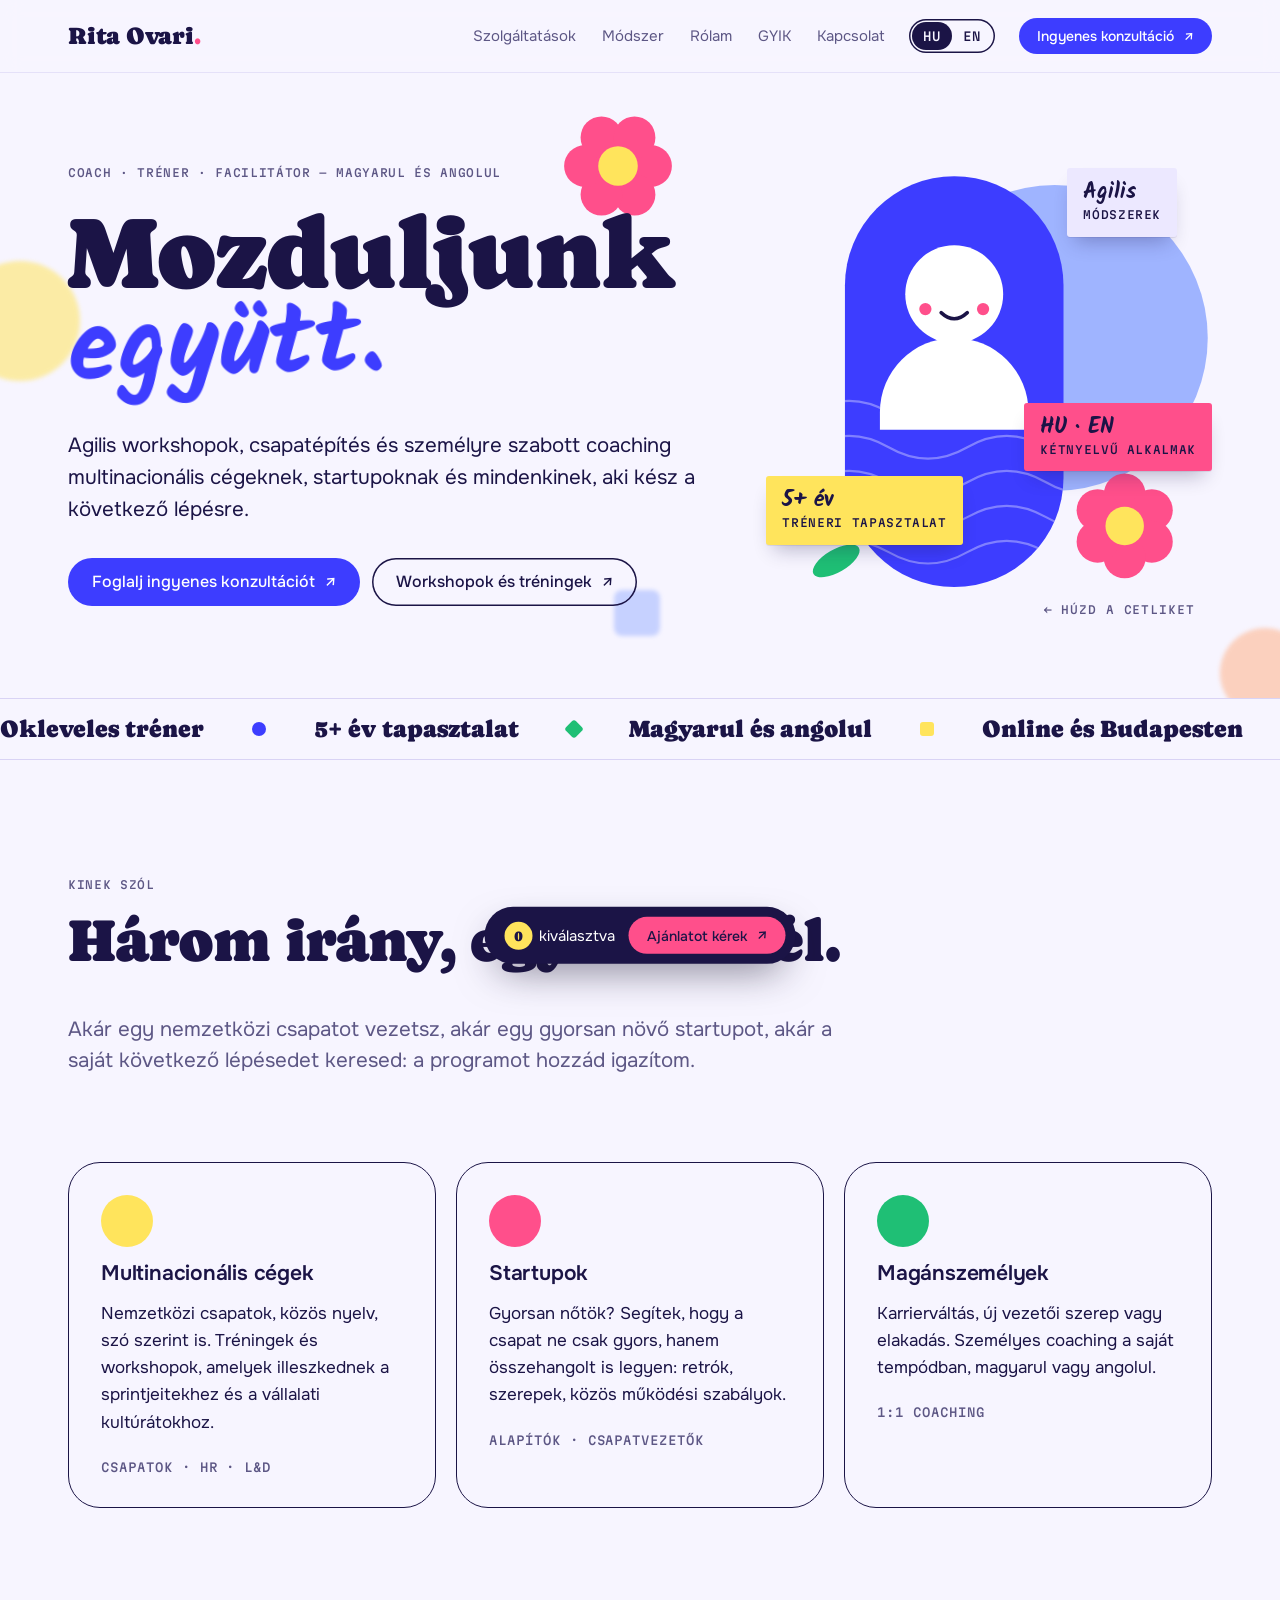
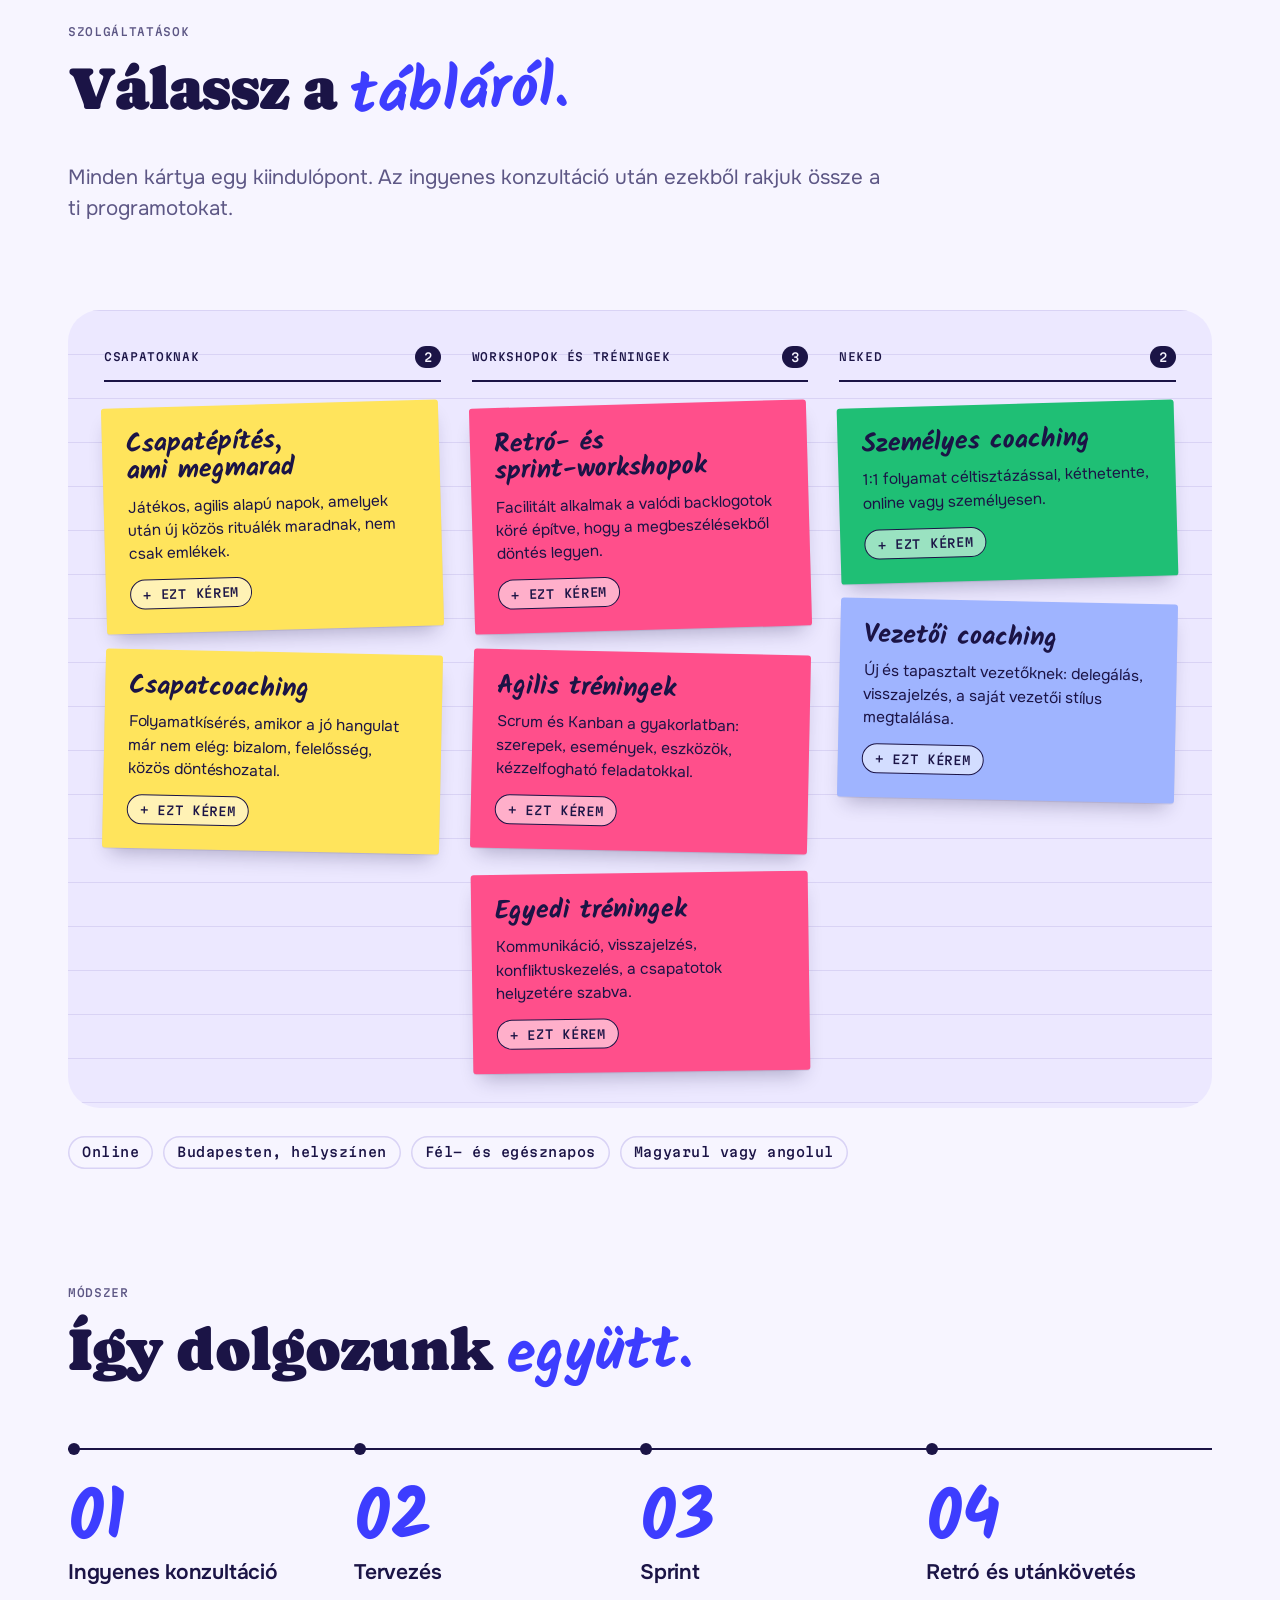
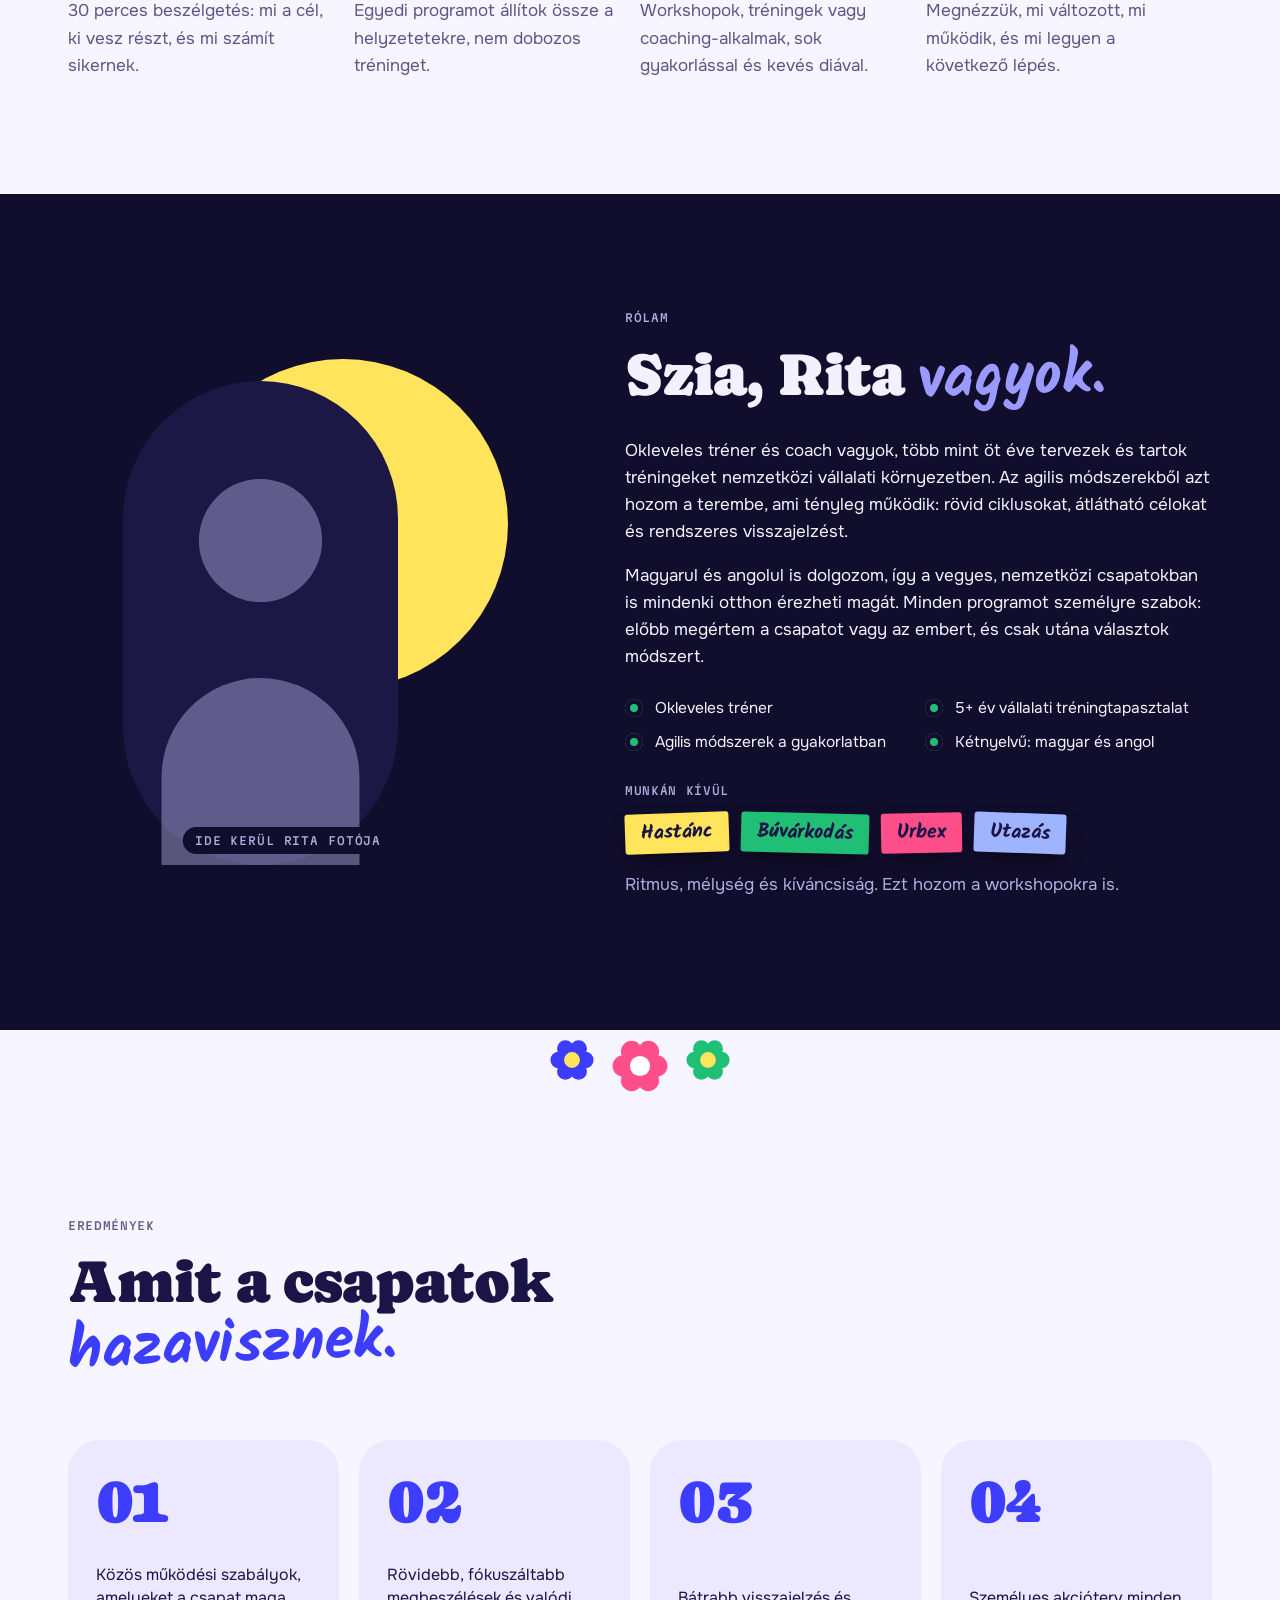
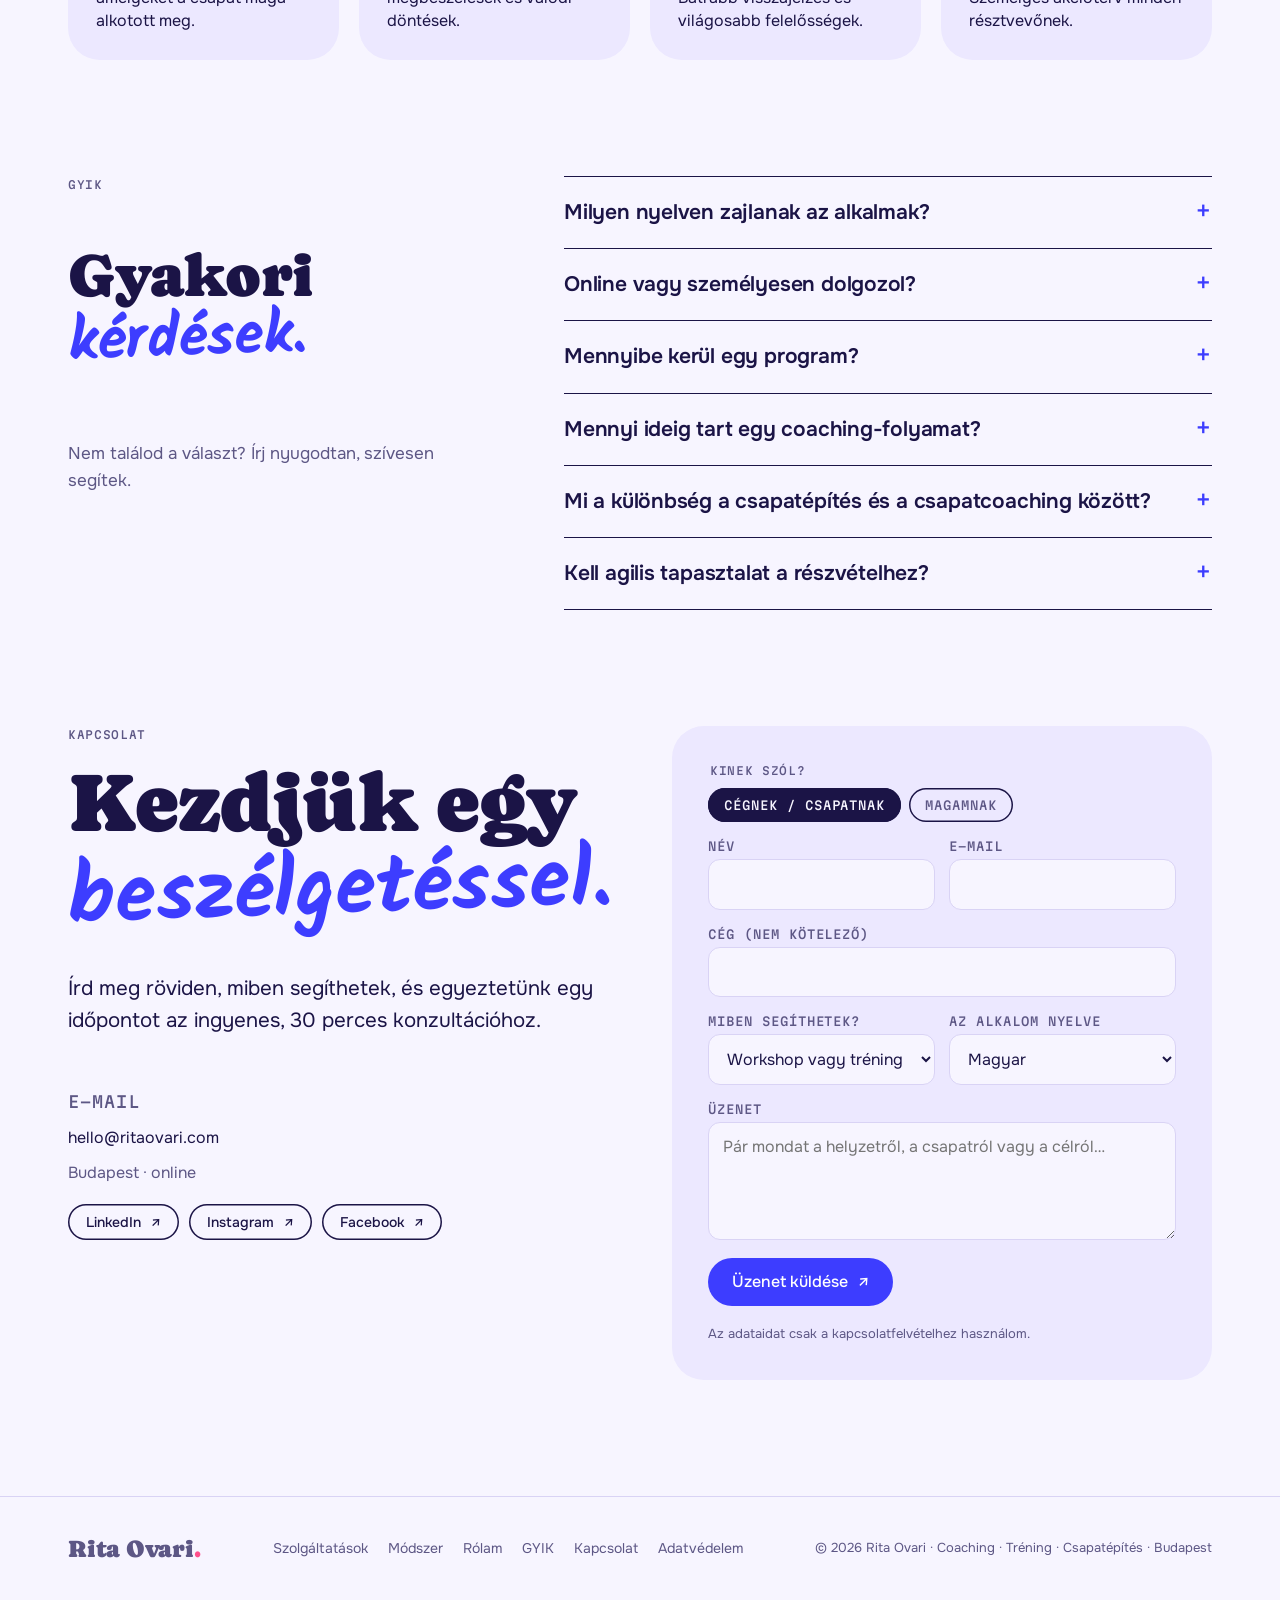
<file: rita-ovari/site/index.html>
<!doctype html>
<html lang="hu">
<head>
<meta charset="utf-8">
<meta name="viewport" content="width=device-width, initial-scale=1, viewport-fit=cover">
<title>Rita Ovari – Coach és tréner | Csapatépítés, agilis workshopok, coaching Budapest</title>
<meta name="description" content="Okleveles tréner és coach 5+ év tapasztalattal. Agilis workshopok, csapatépítés, csapat- és személyes coaching multinacionális cégeknek, startupoknak és magánszemélyeknek – magyarul és angolul, online vagy Budapesten.">
<link rel="canonical" href="https://ritaovari.com/">
<link rel="alternate" hreflang="hu" href="https://ritaovari.com/">
<link rel="alternate" hreflang="en" href="https://ritaovari.com/en/">
<link rel="alternate" hreflang="x-default" href="https://ritaovari.com/">
<meta name="robots" content="index,follow">
<meta name="theme-color" content="#f7f5ff" media="(prefers-color-scheme: light)">
<meta name="theme-color" content="#110d2c" media="(prefers-color-scheme: dark)">
<meta property="og:type" content="website">
<meta property="og:site_name" content="Rita Ovari">
<meta property="og:title" content="Rita Ovari – Coach és tréner | Csapatépítés, agilis workshopok, coaching Budapest">
<meta property="og:description" content="Okleveles tréner és coach 5+ év tapasztalattal. Agilis workshopok, csapatépítés, csapat- és személyes coaching multinacionális cégeknek, startupoknak és magánszemélyeknek – magyarul és angolul, online vagy Budapesten.">
<meta property="og:url" content="https://ritaovari.com/">
<meta property="og:locale" content="hu_HU">
<meta property="og:locale:alternate" content="en_US">
<meta property="og:image" content="https://ritaovari.com/assets/og-image.jpg">
<meta name="twitter:card" content="summary_large_image">
<link rel="icon" href="assets/favicon.svg" type="image/svg+xml">
<link rel="preconnect" href="https://fonts.googleapis.com">
<link rel="preconnect" href="https://fonts.gstatic.com" crossorigin>
<link rel="stylesheet" href="https://fonts.googleapis.com/css2?family=Caprasimo&family=Kalam:wght@700&family=Onest:wght@400;500;600&family=Martian+Mono:wght@500&display=swap">
<link rel="stylesheet" href="assets/styles.css">
<script type="application/ld+json">{"@context": "https://schema.org", "@graph": [{"@type": "WebSite", "@id": "https://ritaovari.com/#site", "url": "https://ritaovari.com/", "name": "Rita Ovari", "inLanguage": ["hu", "en"]}, {"@type": "Person", "@id": "https://ritaovari.com/#rita", "name": "Rita Ovari", "jobTitle": "Coach & Trainer", "knowsLanguage": ["hu", "en"], "sameAs": ["https://hu.linkedin.com/in/rita-ovari-a25335179", "https://www.instagram.com/ritaovari/", "https://www.facebook.com/rita.ovari"], "url": "https://ritaovari.com/", "knowsAbout": ["Coaching", "Team building", "Agile", "Scrum", "Kanban", "Facilitation", "Leadership coaching"]}, {"@type": "ProfessionalService", "@id": "https://ritaovari.com/#business", "name": "Rita Ovari Coaching", "url": "https://ritaovari.com/", "description": "Okleveles tréner és coach 5+ év tapasztalattal. Agilis workshopok, csapatépítés, csapat- és személyes coaching multinacionális cégeknek, startupoknak és magánszemélyeknek – magyarul és angolul, online vagy Budapesten.", "founder": {"@id": "https://ritaovari.com/#rita"}, "email": "hello@ritaovari.com", "address": {"@type": "PostalAddress", "addressLocality": "Budapest", "addressCountry": "HU"}, "areaServed": [{"@type": "City", "name": "Budapest"}, {"@type": "Country", "name": "Hungary"}], "availableLanguage": ["Hungarian", "English"], "hasOfferCatalog": {"@type": "OfferCatalog", "name": "Szolgáltatások", "itemListElement": [{"@type": "Offer", "itemOffered": {"@type": "Service", "name": "Csapatépítés, ami megmarad", "description": "Játékos, agilis alapú napok, amelyek után új közös rituálék maradnak, nem csak emlékek."}}, {"@type": "Offer", "itemOffered": {"@type": "Service", "name": "Csapatcoaching", "description": "Folyamatkísérés, amikor a jó hangulat már nem elég: bizalom, felelősség, közös döntéshozatal."}}, {"@type": "Offer", "itemOffered": {"@type": "Service", "name": "Retró- és sprint-workshopok", "description": "Facilitált alkalmak a valódi backlogotok köré építve, hogy a megbeszélésekből döntés legyen."}}, {"@type": "Offer", "itemOffered": {"@type": "Service", "name": "Agilis tréningek", "description": "Scrum és Kanban a gyakorlatban: szerepek, események, eszközök, kézzelfogható feladatokkal."}}, {"@type": "Offer", "itemOffered": {"@type": "Service", "name": "Egyedi tréningek", "description": "Kommunikáció, visszajelzés, konfliktuskezelés, a csapatotok helyzetére szabva."}}, {"@type": "Offer", "itemOffered": {"@type": "Service", "name": "Személyes coaching", "description": "1:1 folyamat céltisztázással, kéthetente, online vagy személyesen."}}, {"@type": "Offer", "itemOffered": {"@type": "Service", "name": "Vezetői coaching", "description": "Új és tapasztalt vezetőknek: delegálás, visszajelzés, a saját vezetői stílus megtalálása."}}]}}, {"@type": "FAQPage", "mainEntity": [{"@type": "Question", "name": "Milyen nyelven zajlanak az alkalmak?", "acceptedAnswer": {"@type": "Answer", "text": "Magyarul vagy angolul. Vegyes, nemzetközi csapatoknál akár mindkét nyelven, ahogy a csoportnak a legkényelmesebb."}}, {"@type": "Question", "name": "Online vagy személyesen dolgozol?", "acceptedAnswer": {"@type": "Answer", "text": "Mindkettő működik. Online bárhonnan, személyesen Budapesten és környékén. Más helyszín egyeztetés alapján lehetséges."}}, {"@type": "Question", "name": "Mennyibe kerül egy program?", "acceptedAnswer": {"@type": "Answer", "text": "Minden program egyedi, ezért nincs fix árlista. Az ingyenes konzultáció után pontos, írásos ajánlatot küldök."}}, {"@type": "Question", "name": "Mennyi ideig tart egy coaching-folyamat?", "acceptedAnswer": {"@type": "Answer", "text": "Ez a céltól függ. Az első beszélgetésen közösen döntjük el az alkalmak számát és gyakoriságát."}}, {"@type": "Question", "name": "Mi a különbség a csapatépítés és a csapatcoaching között?", "acceptedAnswer": {"@type": "Answer", "text": "A csapatépítés közös élmény és kapcsolódás, jellemzően egy-két nap. A csapatcoaching hosszabb folyamat, amely konkrét működési elakadásokon dolgozik."}}, {"@type": "Question", "name": "Kell agilis tapasztalat a részvételhez?", "acceptedAnswer": {"@type": "Answer", "text": "Nem. Az agilis eszközöket mindig a csapat szintjéhez igazítom, a kezdőktől a tapasztalt Scrum-csapatokig."}}]}]}</script>
</head>
<body>
<a class="skip" href="#main">Ugrás a tartalomra</a>
<header class="top"><div class="wrap">
  <a class="mark" href="#main">Rita Ovari<i>.</i></a>
  <nav class="nav" aria-label="Main"><a href="#szolgaltatasok">Szolgáltatások</a><a href="#modszer">Módszer</a><a href="#rolam">Rólam</a><a href="#gyik">GYIK</a><a href="#kapcsolat">Kapcsolat</a></nav>
  <nav class="lt" aria-label="Nyelv"><a href="./" hreflang="hu" lang="hu"  aria-current="true">HU</a><a href="en/" hreflang="en" lang="en"  >EN</a></nav>
  <a class="btn btn-primary btn-sm" href="#kapcsolat">Ingyenes konzultáció <span class="arr" aria-hidden="true">↗</span></a>
</div></header>
<main id="main">
<section class="hero"><span class="blob b1"></span><svg class="flower f-a" viewBox="0 0 100 100" aria-hidden="true"><circle cx="80.0" cy="50.0" r="19" style="fill:var(--tulip)"/><circle cx="65.0" cy="76.0" r="19" style="fill:var(--tulip)"/><circle cx="35.0" cy="76.0" r="19" style="fill:var(--tulip)"/><circle cx="20.0" cy="50.0" r="19" style="fill:var(--tulip)"/><circle cx="35.0" cy="24.0" r="19" style="fill:var(--tulip)"/><circle cx="65.0" cy="24.0" r="19" style="fill:var(--tulip)"/><circle cx="50" cy="50" r="18" style="fill:var(--butter)"/></svg><span class="blob b3"></span><span class="blob b4"></span><div class="wrap">
  <div>
    <p class="label">Coach · Tréner · Facilitátor — magyarul és angolul</p>
    <h1><span class="sr-only">Mozduljunk együtt.</span><span aria-hidden="true"><span class="w"><span class="ch" style="--i:0">M</span><span class="ch" style="--i:1">o</span><span class="ch" style="--i:2">z</span><span class="ch" style="--i:3">d</span><span class="ch" style="--i:4">u</span><span class="ch" style="--i:5">l</span><span class="ch" style="--i:6">j</span><span class="ch" style="--i:7">u</span><span class="ch" style="--i:8">n</span><span class="ch" style="--i:9">k</span></span> <em class="ac w"><span class="ch" style="--i:10">e</span><span class="ch" style="--i:11">g</span><span class="ch" style="--i:12">y</span><span class="ch" style="--i:13">ü</span><span class="ch" style="--i:14">t</span><span class="ch" style="--i:15">t</span><span class="ch" style="--i:16">.</span></em></span></h1>
    <p class="lead">Agilis workshopok, csapatépítés és személyre szabott coaching multinacionális cégeknek, startupoknak és mindenkinek, aki kész a következő lépésre.</p>
    <div class="ctas"><a class="btn btn-primary" href="#kapcsolat">Foglalj ingyenes konzultációt <span class="arr" aria-hidden="true">↗</span></a><a class="btn btn-ghost" href="#szolgaltatasok">Workshopok és tréningek <span class="arr" aria-hidden="true">↗</span></a></div>
  </div>
  <div class="hero-art" data-art><svg viewBox="0 0 500 525" role="img" aria-label="Coach · Tréner · Facilitátor — magyarul és angolul">
  <defs><clipPath id="pill-hu"><rect x="80" y="30" width="250" height="470" rx="125"/></clipPath></defs>
  <circle cx="320" cy="215" r="175" style="fill:var(--cornflower)"/>
  <circle cx="420" cy="70" r="26" style="fill:var(--peach)"/>
  <rect x="80" y="30" width="250" height="470" rx="125" style="fill:var(--cobalt-deep)"/>
  <g clip-path="url(#pill-hu)" style="fill:none;stroke:var(--white);stroke-width:2.5;opacity:.35">
    <path d="M40 300 q45 -26 90 0 t90 0 t90 0 t90 0"/><path d="M40 340 q45 -26 90 0 t90 0 t90 0 t90 0"/>
    <path d="M40 380 q45 -26 90 0 t90 0 t90 0 t90 0"/><path d="M40 420 q45 -26 90 0 t90 0 t90 0 t90 0"/>
    <path d="M40 460 q45 -26 90 0 t90 0 t90 0 t90 0"/>
  </g>
  <path d="M120 300 a85 85 0 0 1 170 0 v20 h-170z" style="fill:var(--white)"/>
  <circle cx="205" cy="165" r="56" style="fill:var(--white)"/>
  <circle cx="186" cy="160" r="11" style="fill:var(--night)"/><circle cx="224" cy="160" r="11" style="fill:var(--night)"/>
  <circle class="eye" cx="189" cy="157" r="4" style="fill:var(--white)"/><circle class="eye" cx="227" cy="157" r="4" style="fill:var(--white)"/>
  <rect class="lid" x="172" y="146" width="66" height="28" style="fill:var(--white)"/>
  <path d="M190 186 q15 14 30 0" style="fill:none;stroke:var(--night);stroke-width:4;stroke-linecap:round"/>
  <circle cx="172" cy="182" r="7" style="fill:var(--tulip)"/><circle cx="238" cy="182" r="7" style="fill:var(--tulip)"/>
  <g transform="translate(400 430)"><circle cx="0" cy="-36" r="24" style="fill:var(--tulip)"/><circle cx="31" cy="-18" r="24" style="fill:var(--tulip)"/><circle cx="31" cy="18" r="24" style="fill:var(--tulip)"/><circle cx="0" cy="36" r="24" style="fill:var(--tulip)"/><circle cx="-31" cy="18" r="24" style="fill:var(--tulip)"/><circle cx="-31" cy="-18" r="24" style="fill:var(--tulip)"/><circle r="22" style="fill:var(--butter)"/></g>
  <ellipse cx="70" cy="470" rx="30" ry="13" transform="rotate(-30 70 470)" style="fill:var(--leaf)"/>
</svg><div class="float f1">5+ év<small>tréneri tapasztalat</small></div><div class="float f2">HU · EN<small>kétnyelvű alkalmak</small></div><div class="float f3">Agilis<small>módszerek</small></div><span class="drag-hint" aria-hidden="true">← húzd a cetliket</span></div>
</div></section>
<div class="facts" aria-label="Okleveles tréner"><ul><li>Okleveles tréner</li><li>5+ év tapasztalat</li><li>Magyarul és angolul</li><li>Online és Budapesten</li><li>Agilis eszköztár</li><li>Személyre szabott programok</li><li aria-hidden="true">Okleveles tréner</li><li aria-hidden="true">5+ év tapasztalat</li><li aria-hidden="true">Magyarul és angolul</li><li aria-hidden="true">Online és Budapesten</li><li aria-hidden="true">Agilis eszköztár</li><li aria-hidden="true">Személyre szabott programok</li></ul></div>

<section class="sec" aria-labelledby="aud-h"><div class="wrap">
  <div class="sec-head rv"><span class="label">Kinek szól</span><h2 id="aud-h">Három irány, egy <em class="ac">közös</em> cél.</h2><p class="lead muted">Akár egy nemzetközi csapatot vezetsz, akár egy gyorsan növő startupot, akár a saját következő lépésedet keresed: a programot hozzád igazítom.</p></div>
  <div class="aud"><article class="rv" style="--d:0"><span class="dot" style="background:var(--butter)"></span><h3>Multinacionális cégek</h3><p>Nemzetközi csapatok, közös nyelv, szó szerint is. Tréningek és workshopok, amelyek illeszkednek a sprintjeitekhez és a vállalati kultúrátokhoz.</p><span class="tagline">Csapatok · HR · L&amp;D</span></article><article class="rv" style="--d:1"><span class="dot" style="background:var(--tulip)"></span><h3>Startupok</h3><p>Gyorsan nőtök? Segítek, hogy a csapat ne csak gyors, hanem összehangolt is legyen: retrók, szerepek, közös működési szabályok.</p><span class="tagline">Alapítók · Csapatvezetők</span></article><article class="rv" style="--d:2"><span class="dot" style="background:var(--leaf)"></span><h3>Magánszemélyek</h3><p>Karrierváltás, új vezetői szerep vagy elakadás. Személyes coaching a saját tempódban, magyarul vagy angolul.</p><span class="tagline">1:1 coaching</span></article></div>
</div></section>

<section class="sec" id="szolgaltatasok" aria-labelledby="srv-h" style="padding-top:0"><div class="wrap">
  <div class="sec-head rv"><span class="label">Szolgáltatások</span><h2 id="srv-h">Válassz a <em class="ac">tábláról.</em></h2><p class="lead muted">Minden kártya egy kiindulópont. Az ingyenes konzultáció után ezekből rakjuk össze a ti programotokat.</p></div>
  <div class="board rv" data-board><div class="col"><div class="col-h"><span class="label">Csapatoknak</span><span class="count">2</span></div><article class="note n-butter"><h3>Csapatépítés, ami megmarad</h3><p>Játékos, agilis alapú napok, amelyek után új közös rituálék maradnak, nem csak emlékek.</p><button class="pick" type="button" aria-pressed="false" data-title="Csapatépítés, ami megmarad" data-on="✓ Kiválasztva" data-off="+ Ezt kérem">+ Ezt kérem</button></article><article class="note n-butter"><h3>Csapatcoaching</h3><p>Folyamatkísérés, amikor a jó hangulat már nem elég: bizalom, felelősség, közös döntéshozatal.</p><button class="pick" type="button" aria-pressed="false" data-title="Csapatcoaching" data-on="✓ Kiválasztva" data-off="+ Ezt kérem">+ Ezt kérem</button></article></div><div class="col"><div class="col-h"><span class="label">Workshopok és tréningek</span><span class="count">3</span></div><article class="note n-tulip"><h3>Retró- és sprint-workshopok</h3><p>Facilitált alkalmak a valódi backlogotok köré építve, hogy a megbeszélésekből döntés legyen.</p><button class="pick" type="button" aria-pressed="false" data-title="Retró- és sprint-workshopok" data-on="✓ Kiválasztva" data-off="+ Ezt kérem">+ Ezt kérem</button></article><article class="note n-tulip"><h3>Agilis tréningek</h3><p>Scrum és Kanban a gyakorlatban: szerepek, események, eszközök, kézzelfogható feladatokkal.</p><button class="pick" type="button" aria-pressed="false" data-title="Agilis tréningek" data-on="✓ Kiválasztva" data-off="+ Ezt kérem">+ Ezt kérem</button></article><article class="note n-tulip"><h3>Egyedi tréningek</h3><p>Kommunikáció, visszajelzés, konfliktuskezelés, a csapatotok helyzetére szabva.</p><button class="pick" type="button" aria-pressed="false" data-title="Egyedi tréningek" data-on="✓ Kiválasztva" data-off="+ Ezt kérem">+ Ezt kérem</button></article></div><div class="col"><div class="col-h"><span class="label">Neked</span><span class="count">2</span></div><article class="note n-leaf"><h3>Személyes coaching</h3><p>1:1 folyamat céltisztázással, kéthetente, online vagy személyesen.</p><button class="pick" type="button" aria-pressed="false" data-title="Személyes coaching" data-on="✓ Kiválasztva" data-off="+ Ezt kérem">+ Ezt kérem</button></article><article class="note n-corn"><h3>Vezetői coaching</h3><p>Új és tapasztalt vezetőknek: delegálás, visszajelzés, a saját vezetői stílus megtalálása.</p><button class="pick" type="button" aria-pressed="false" data-title="Vezetői coaching" data-on="✓ Kiválasztva" data-off="+ Ezt kérem">+ Ezt kérem</button></article></div></div>
  <div class="formats"><span class="chip">Online</span><span class="chip">Budapesten, helyszínen</span><span class="chip">Fél- és egésznapos</span><span class="chip">Magyarul vagy angolul</span></div>
</div></section>

<section class="sec" id="modszer" aria-labelledby="proc-h" style="padding-top:0"><div class="wrap">
  <div class="sec-head rv"><span class="label">Módszer</span><h2 id="proc-h">Így dolgozunk <em class="ac">együtt.</em></h2></div>
  <ol class="steps" data-steps><li class="rv" style="--d:0"><h3>Ingyenes konzultáció</h3><p>30 perces beszélgetés: mi a cél, ki vesz részt, és mi számít sikernek.</p></li><li class="rv" style="--d:1"><h3>Tervezés</h3><p>Egyedi programot állítok össze a helyzetetekre, nem dobozos tréninget.</p></li><li class="rv" style="--d:2"><h3>Sprint</h3><p>Workshopok, tréningek vagy coaching-alkalmak, sok gyakorlással és kevés diával.</p></li><li class="rv" style="--d:3"><h3>Retró és utánkövetés</h3><p>Megnézzük, mi változott, mi működik, és mi legyen a következő lépés.</p></li></ol>
</div></section>

<section class="sec band-dark about" id="rolam" aria-labelledby="about-h"><div class="wrap">
  <figure class="portrait">
  <svg viewBox="0 0 400 500" role="img" aria-label="Ide kerül Rita fotója">
    <circle cx="250" cy="170" r="150" style="fill:var(--butter)"/>
    <rect x="50" y="40" width="250" height="440" rx="125" style="fill:var(--bg-raised)"/>
    <circle cx="175" cy="185" r="56" style="fill:var(--ink-muted);opacity:.45"/>
    <path d="M85 400 a90 90 0 0 1 180 0 v80 h-180z" style="fill:var(--ink-muted);opacity:.45"/>
  </svg>
  <figcaption>Ide kerül Rita fotója</figcaption>
</figure>
  <div>
    <div class="sec-head" style="margin-bottom:28px"><span class="label">Rólam</span><h2 id="about-h">Szia, Rita <em class="ac">vagyok.</em></h2></div>
    <p>Okleveles tréner és coach vagyok, több mint öt éve tervezek és tartok tréningeket nemzetközi vállalati környezetben. Az agilis módszerekből azt hozom a terembe, ami tényleg működik: rövid ciklusokat, átlátható célokat és rendszeres visszajelzést.</p><p>Magyarul és angolul is dolgozom, így a vegyes, nemzetközi csapatokban is mindenki otthon érezheti magát. Minden programot személyre szabok: előbb megértem a csapatot vagy az embert, és csak utána választok módszert.</p>
    <ul class="creds"><li>Okleveles tréner</li><li>5+ év vállalati tréningtapasztalat</li><li>Agilis módszerek a gyakorlatban</li><li>Kétnyelvű: magyar és angol</li></ul>
    <p class="label" style="margin:0 0 14px">Munkán kívül</p>
    <div class="offclock"><span>Hastánc</span><span>Búvárkodás</span><span>Urbex</span><span>Utazás</span></div>
    <p class="muted" style="margin-top:18px">Ritmus, mélység és kíváncsiság. Ezt hozom a workshopokra is.</p>
  </div>
</div></section>

<div class="divider" aria-hidden="true"><svg class="" viewBox="0 0 100 100" aria-hidden="true"><circle cx="80.0" cy="50.0" r="19" style="fill:var(--cobalt)"/><circle cx="65.0" cy="76.0" r="19" style="fill:var(--cobalt)"/><circle cx="35.0" cy="76.0" r="19" style="fill:var(--cobalt)"/><circle cx="20.0" cy="50.0" r="19" style="fill:var(--cobalt)"/><circle cx="35.0" cy="24.0" r="19" style="fill:var(--cobalt)"/><circle cx="65.0" cy="24.0" r="19" style="fill:var(--cobalt)"/><circle cx="50" cy="50" r="18" style="fill:var(--butter)"/></svg><svg class="" viewBox="0 0 100 100" aria-hidden="true"><circle cx="80.0" cy="50.0" r="19" style="fill:var(--tulip)"/><circle cx="65.0" cy="76.0" r="19" style="fill:var(--tulip)"/><circle cx="35.0" cy="76.0" r="19" style="fill:var(--tulip)"/><circle cx="20.0" cy="50.0" r="19" style="fill:var(--tulip)"/><circle cx="35.0" cy="24.0" r="19" style="fill:var(--tulip)"/><circle cx="65.0" cy="24.0" r="19" style="fill:var(--tulip)"/><circle cx="50" cy="50" r="18" style="fill:var(--white)"/></svg><svg class="" viewBox="0 0 100 100" aria-hidden="true"><circle cx="80.0" cy="50.0" r="19" style="fill:var(--leaf)"/><circle cx="65.0" cy="76.0" r="19" style="fill:var(--leaf)"/><circle cx="35.0" cy="76.0" r="19" style="fill:var(--leaf)"/><circle cx="20.0" cy="50.0" r="19" style="fill:var(--leaf)"/><circle cx="35.0" cy="24.0" r="19" style="fill:var(--leaf)"/><circle cx="65.0" cy="24.0" r="19" style="fill:var(--leaf)"/><circle cx="50" cy="50" r="18" style="fill:var(--butter)"/></svg></div>
<section class="sec" aria-labelledby="out-h"><div class="wrap">
  <div class="sec-head rv"><span class="label">Eredmények</span><h2 id="out-h">Amit a csapatok <em class="ac">hazavisznek.</em></h2></div>
  <div class="outs"><div class="rv" style="--d:0"><b>01</b><p>Közös működési szabályok, amelyeket a csapat maga alkotott meg.</p></div><div class="rv" style="--d:1"><b>02</b><p>Rövidebb, fókuszáltabb megbeszélések és valódi döntések.</p></div><div class="rv" style="--d:2"><b>03</b><p>Bátrabb visszajelzés és világosabb felelősségek.</p></div><div class="rv" style="--d:3"><b>04</b><p>Személyes akcióterv minden résztvevőnek.</p></div></div>
</div></section>

<section class="sec faq" id="gyik" aria-labelledby="faq-h" style="padding-top:0"><div class="wrap">
  <div class="sec-head rv"><span class="label">GYIK</span><h2 id="faq-h">Gyakori <em class="ac">kérdések.</em></h2><p class="muted">Nem találod a választ? Írj nyugodtan, szívesen segítek.</p></div>
  <div><details><summary>Milyen nyelven zajlanak az alkalmak?</summary><p>Magyarul vagy angolul. Vegyes, nemzetközi csapatoknál akár mindkét nyelven, ahogy a csoportnak a legkényelmesebb.</p></details><details><summary>Online vagy személyesen dolgozol?</summary><p>Mindkettő működik. Online bárhonnan, személyesen Budapesten és környékén. Más helyszín egyeztetés alapján lehetséges.</p></details><details><summary>Mennyibe kerül egy program?</summary><p>Minden program egyedi, ezért nincs fix árlista. Az ingyenes konzultáció után pontos, írásos ajánlatot küldök.</p></details><details><summary>Mennyi ideig tart egy coaching-folyamat?</summary><p>Ez a céltól függ. Az első beszélgetésen közösen döntjük el az alkalmak számát és gyakoriságát.</p></details><details><summary>Mi a különbség a csapatépítés és a csapatcoaching között?</summary><p>A csapatépítés közös élmény és kapcsolódás, jellemzően egy-két nap. A csapatcoaching hosszabb folyamat, amely konkrét működési elakadásokon dolgozik.</p></details><details><summary>Kell agilis tapasztalat a részvételhez?</summary><p>Nem. Az agilis eszközöket mindig a csapat szintjéhez igazítom, a kezdőktől a tapasztalt Scrum-csapatokig.</p></details></div>
</div></section>

<section class="sec contact" id="kapcsolat" aria-labelledby="ct-h" style="padding-top:0"><div class="wrap">
  <div>
    <div class="sec-head" style="margin-bottom:0"><span class="label">Kapcsolat</span><h2 id="ct-h">Kezdjük egy <em class="ac">beszélgetéssel.</em></h2><p class="lead">Írd meg röviden, miben segíthetek, és egyeztetünk egy időpontot az ingyenes, 30 perces konzultációhoz.</p></div>
    <div class="cinfo"><span class="label">E-mail</span><span style="user-select:all">hello@ritaovari.com</span><span class="muted">Budapest · online</span></div>
    <div class="socials"><a class="btn btn-ghost btn-sm" href="https://hu.linkedin.com/in/rita-ovari-a25335179" rel="me noopener" target="_blank">LinkedIn <span class="arr" aria-hidden="true">↗</span></a><a class="btn btn-ghost btn-sm" href="https://www.instagram.com/ritaovari/" rel="me noopener" target="_blank">Instagram <span class="arr" aria-hidden="true">↗</span></a><a class="btn btn-ghost btn-sm" href="https://www.facebook.com/rita.ovari" rel="me noopener" target="_blank">Facebook <span class="arr" aria-hidden="true">↗</span></a></div>
  </div>
  <form class="card" data-contact data-endpoint="https://formspree.io/f/YOUR_FORM_ID" data-ok="Köszönöm! Hamarosan válaszolok." data-preview="Ez egy előnézet, az üzenet nem lett elküldve." data-error="Hiba történt, kérlek írj e-mailt." novalidate>
    <fieldset class="field" style="border:0;padding:0;margin:0"><legend class="label" style="margin-bottom:9px">Kinek szól?</legend><div class="seg"><input type="radio" name="who" id="who0" value="Cégnek / csapatnak" checked><label for="who0">Cégnek / csapatnak</label><input type="radio" name="who" id="who1" value="Magamnak"><label for="who1">Magamnak</label></div></fieldset>
    <div class="row2">
      <div class="field"><label for="f-name">Név</label><input id="f-name" name="name" autocomplete="name" required></div>
      <div class="field"><label for="f-email">E-mail</label><input id="f-email" name="email" type="email" autocomplete="email" required></div>
    </div>
    <div class="field"><label for="f-company">Cég (nem kötelező)</label><input id="f-company" name="company" autocomplete="organization"></div>
    <div class="row2">
      <div class="field"><label for="f-topic">Miben segíthetek?</label><select id="f-topic" name="topic"><option>Workshop vagy tréning</option><option>Csapatépítés</option><option>Csapatcoaching</option><option>Személyes vagy vezetői coaching</option><option>Még nem tudom</option></select></div>
      <div class="field"><label for="f-lang">Az alkalom nyelve</label><select id="f-lang" name="language"><option>Magyar</option><option>Angol</option></select></div>
    </div>
    <div class="field"><label for="f-msg">Üzenet</label><textarea id="f-msg" name="message" rows="4" placeholder="Pár mondat a helyzetről, a csapatról vagy a célról…" required></textarea></div>
    <div><button class="btn btn-primary" type="submit">Üzenet küldése <span class="arr" aria-hidden="true">↗</span></button></div>
    <p class="form-note">Az adataidat csak a kapcsolatfelvételhez használom.</p>
    <p class="ok" data-msg role="status" hidden></p>
  </form>
</div></section>
</main>
<div class="tray" data-tray role="status" aria-live="polite"><span><b data-count>0</b>kiválasztva</span><a class="btn btn-sm" href="#kapcsolat" data-tray-go data-prefill="Ezek érdekelnek:">Ajánlatot kérek <span class="arr" aria-hidden="true">↗</span></a></div>
<footer><div class="wrap">
  <a class="mark" href="#main">Rita Ovari<i>.</i></a>
  <nav aria-label="Footer"><a href="#szolgaltatasok">Szolgáltatások</a><a href="#modszer">Módszer</a><a href="#rolam">Rólam</a><a href="#gyik">GYIK</a><a href="#kapcsolat">Kapcsolat</a><a href="#">Adatvédelem</a></nav>
  <small>© 2026 Rita Ovari · Coaching · Tréning · Csapatépítés · Budapest</small>
</div></footer>
<script src="assets/main.js" defer></script>
</body>
</html>
</file>
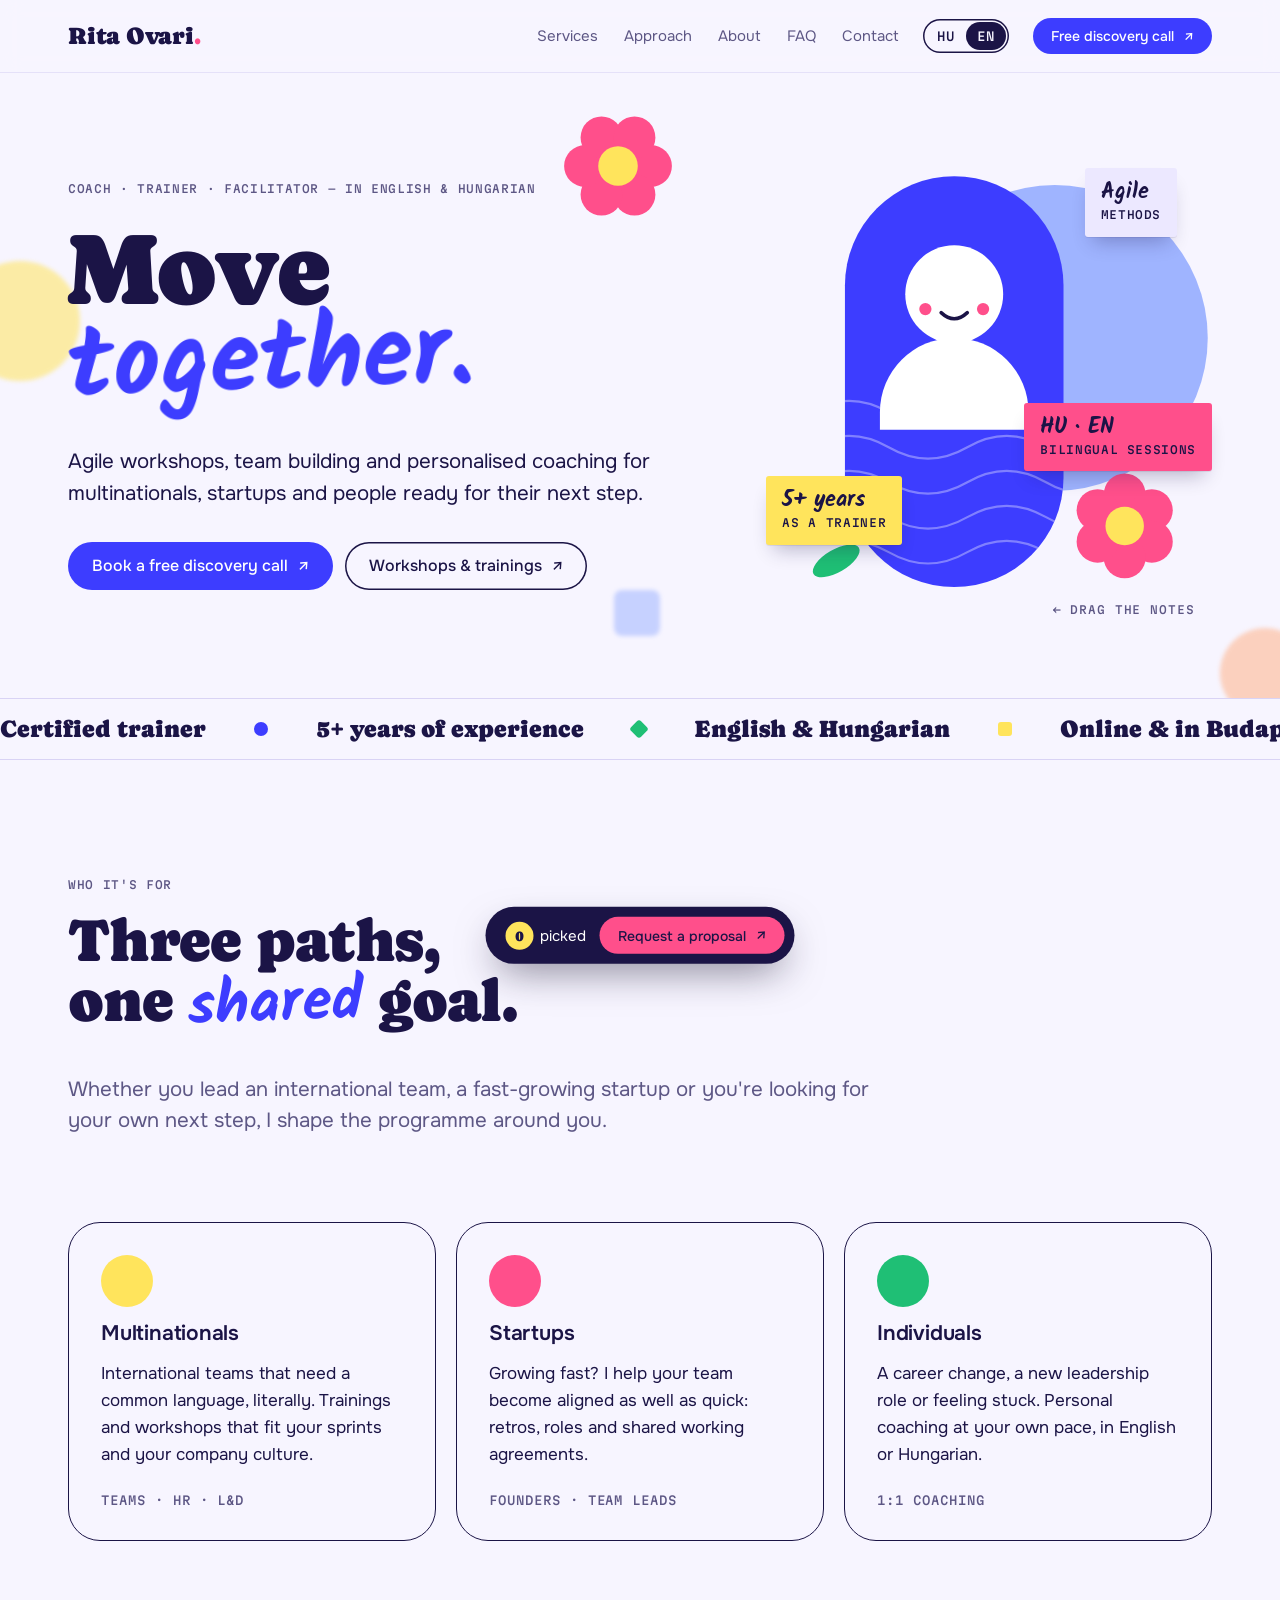
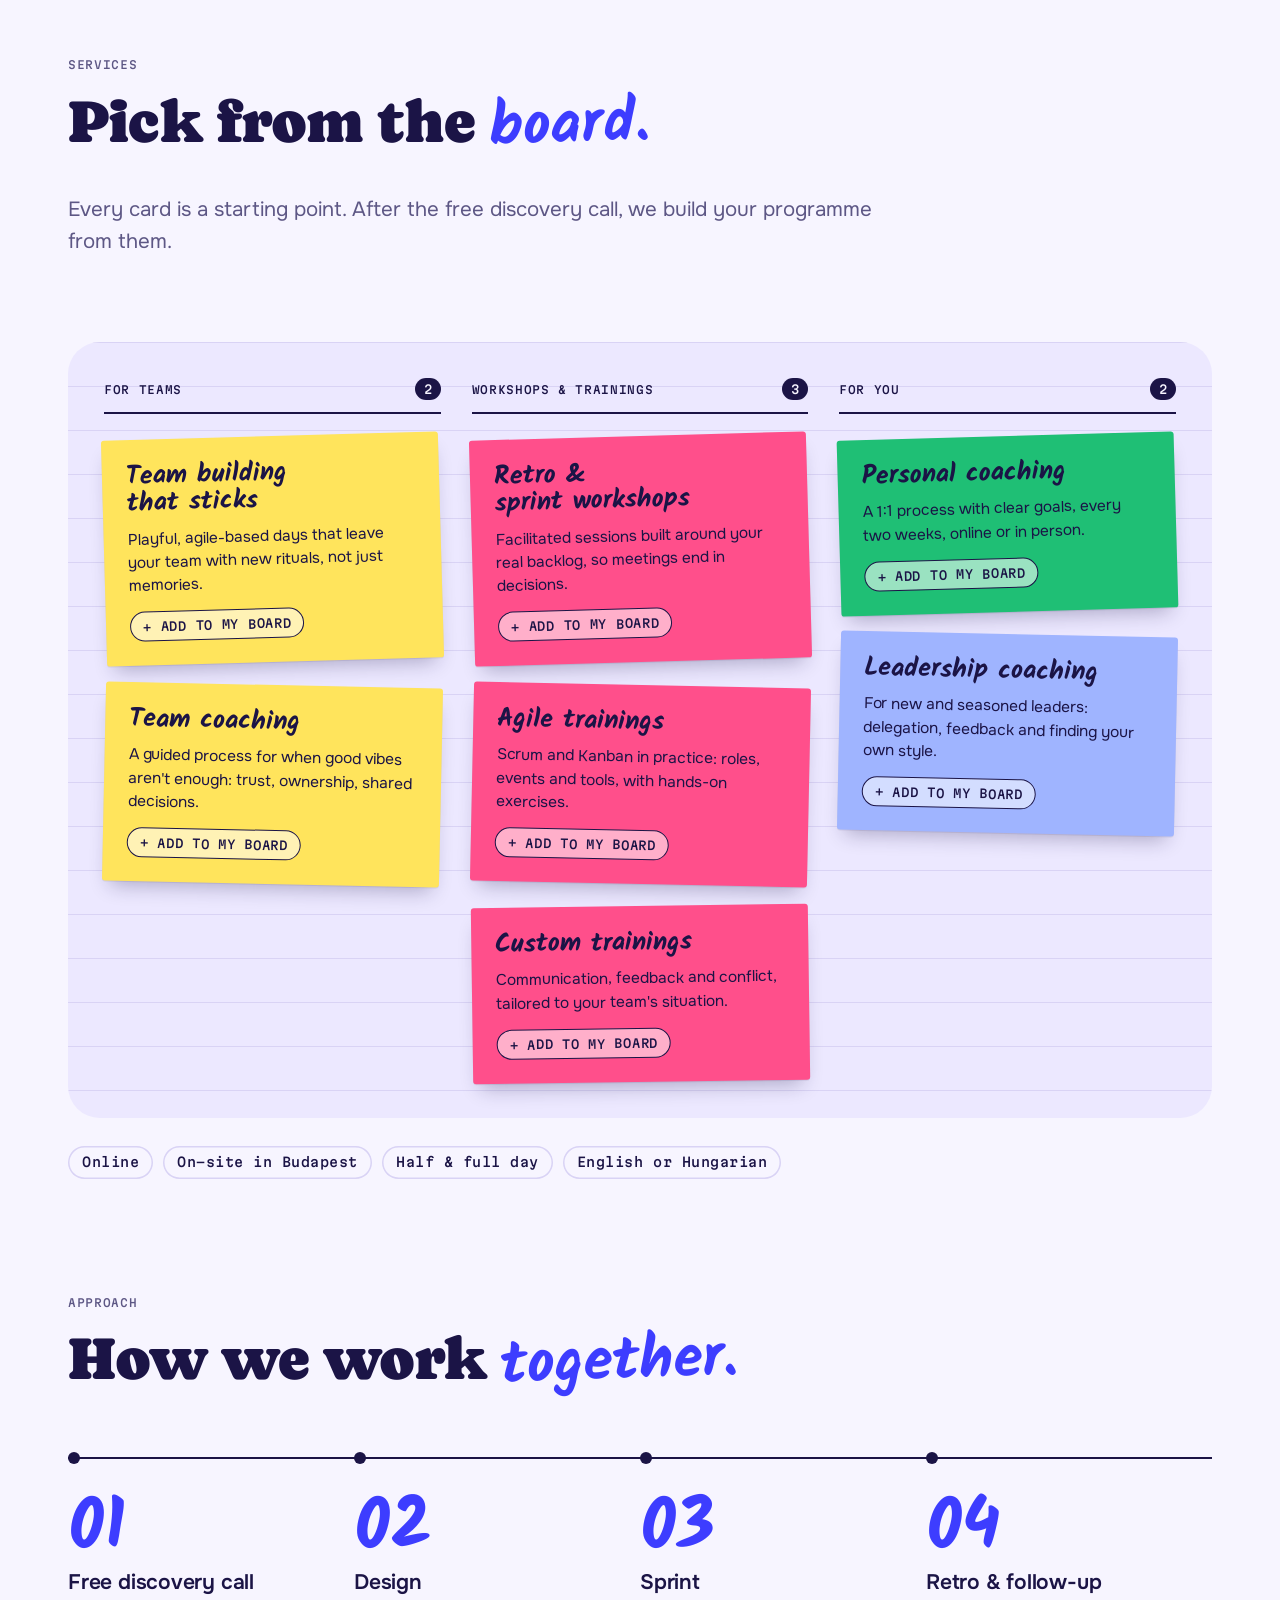
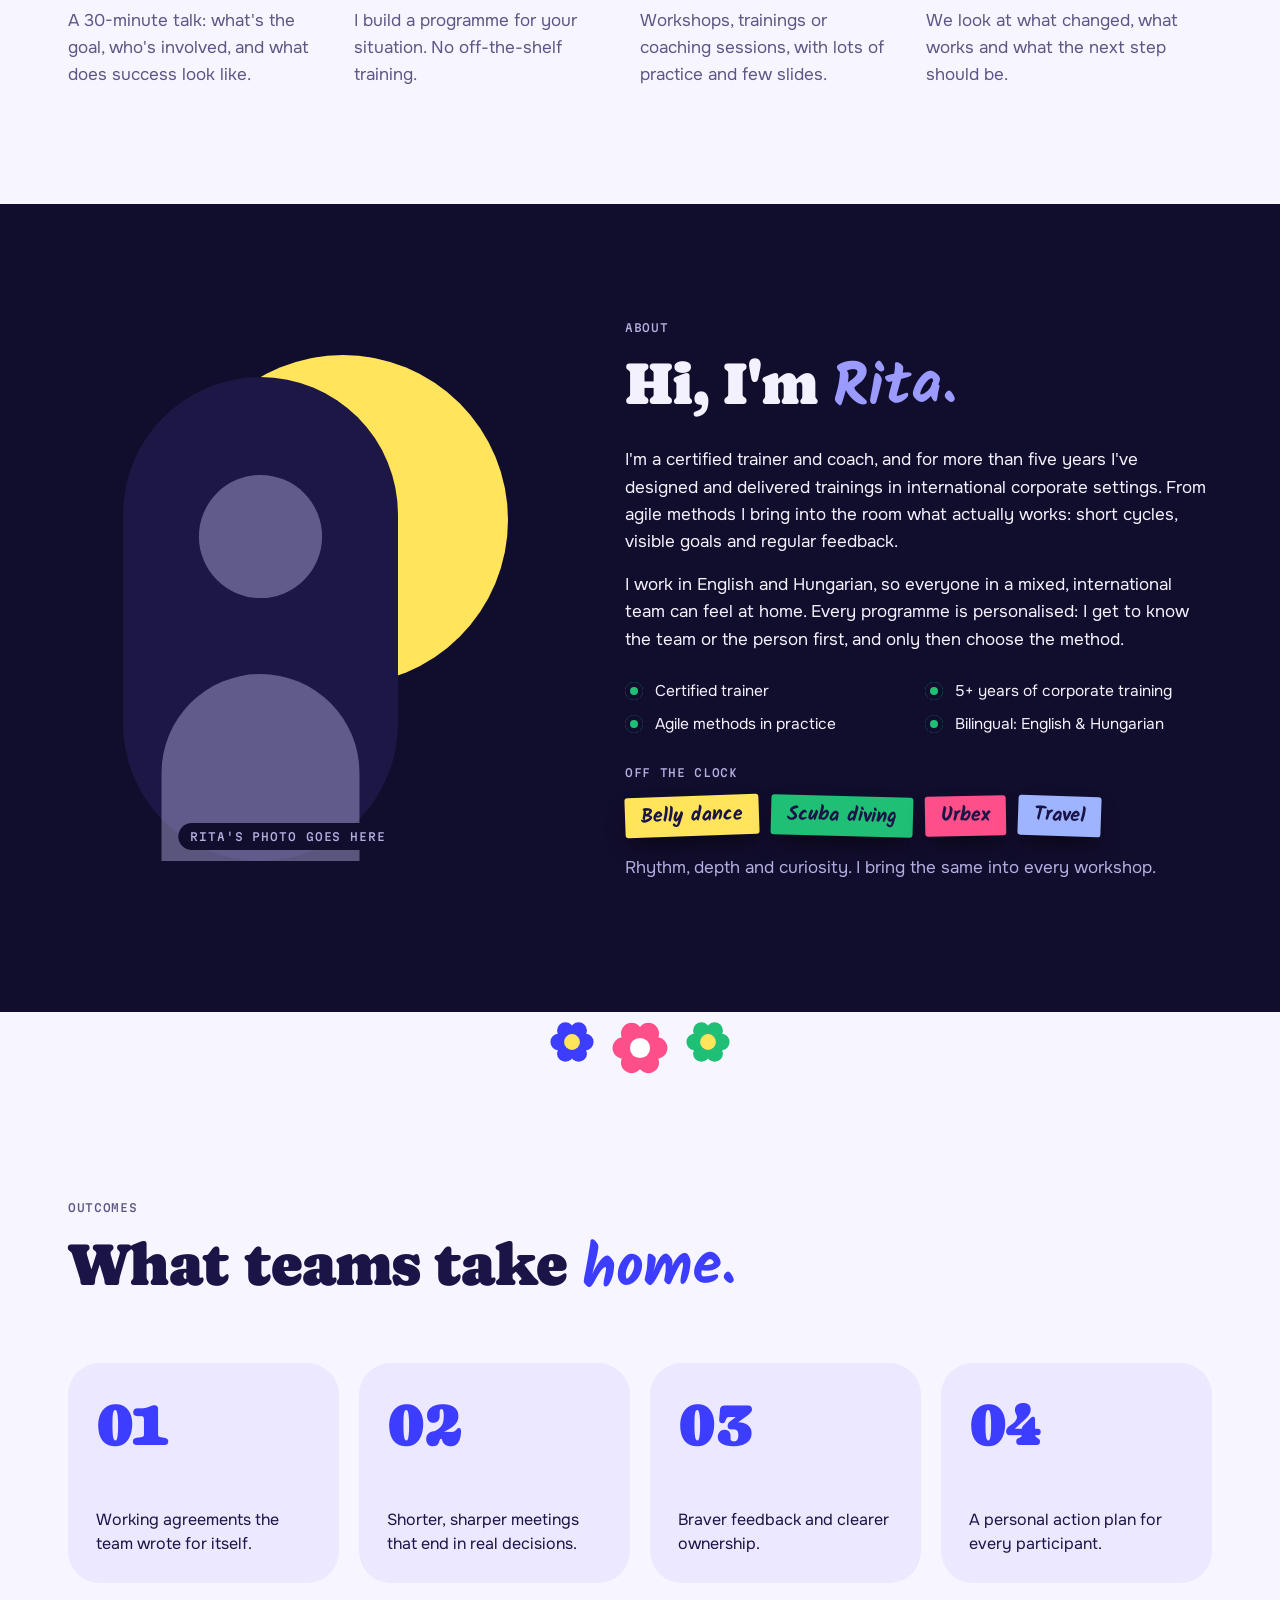
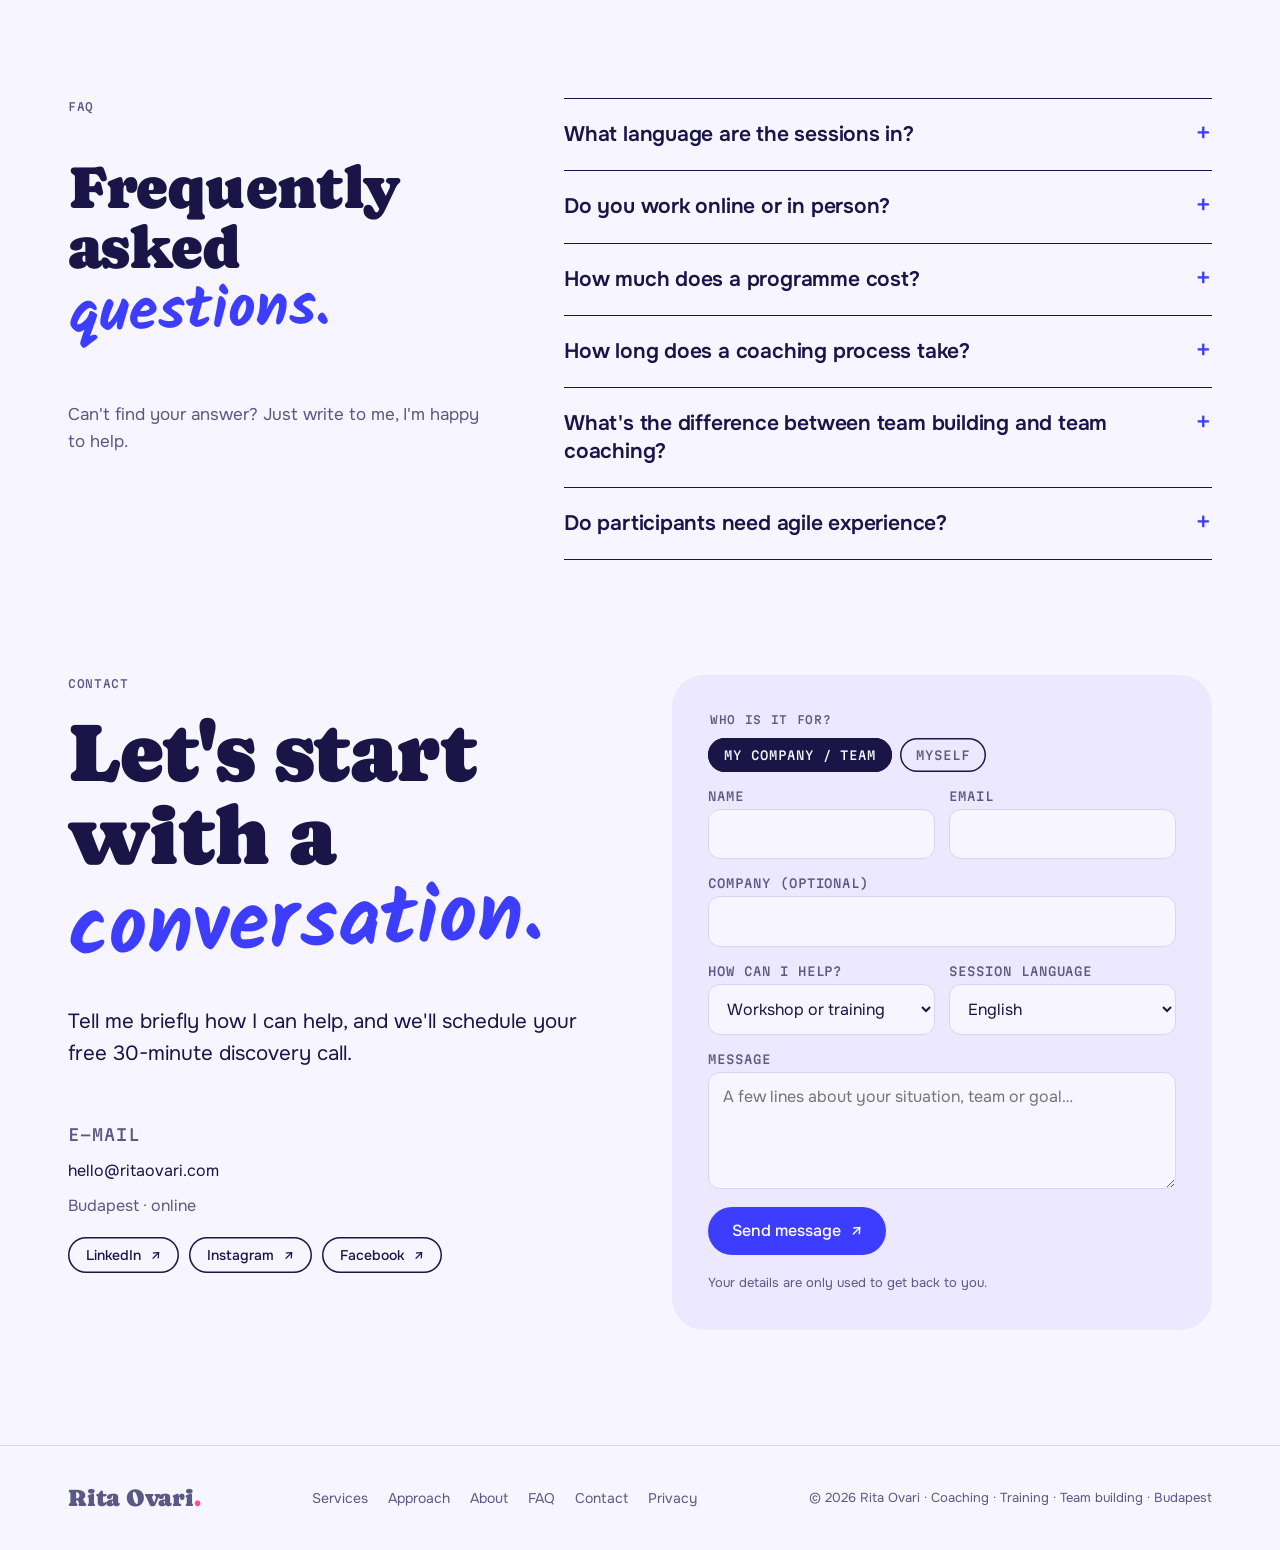
<file: rita-ovari/site/en/index.html>
<!doctype html>
<html lang="en">
<head>
<meta charset="utf-8">
<meta name="viewport" content="width=device-width, initial-scale=1, viewport-fit=cover">
<title>Rita Ovari – Coach &amp; Trainer | Team Building, Agile Workshops, Coaching in Budapest</title>
<meta name="description" content="Certified trainer and coach with 5+ years of experience. Agile workshops, team building, team and personal coaching for multinationals, startups and individuals – in English and Hungarian, online or in Budapest.">
<link rel="canonical" href="https://ritaovari.com/en/">
<link rel="alternate" hreflang="hu" href="https://ritaovari.com/">
<link rel="alternate" hreflang="en" href="https://ritaovari.com/en/">
<link rel="alternate" hreflang="x-default" href="https://ritaovari.com/">
<meta name="robots" content="index,follow">
<meta name="theme-color" content="#f7f5ff" media="(prefers-color-scheme: light)">
<meta name="theme-color" content="#110d2c" media="(prefers-color-scheme: dark)">
<meta property="og:type" content="website">
<meta property="og:site_name" content="Rita Ovari">
<meta property="og:title" content="Rita Ovari – Coach &amp; Trainer | Team Building, Agile Workshops, Coaching in Budapest">
<meta property="og:description" content="Certified trainer and coach with 5+ years of experience. Agile workshops, team building, team and personal coaching for multinationals, startups and individuals – in English and Hungarian, online or in Budapest.">
<meta property="og:url" content="https://ritaovari.com/en/">
<meta property="og:locale" content="en_US">
<meta property="og:locale:alternate" content="hu_HU">
<meta property="og:image" content="https://ritaovari.com/assets/og-image.jpg">
<meta name="twitter:card" content="summary_large_image">
<link rel="icon" href="../assets/favicon.svg" type="image/svg+xml">
<link rel="preconnect" href="https://fonts.googleapis.com">
<link rel="preconnect" href="https://fonts.gstatic.com" crossorigin>
<link rel="stylesheet" href="https://fonts.googleapis.com/css2?family=Caprasimo&family=Kalam:wght@700&family=Onest:wght@400;500;600&family=Martian+Mono:wght@500&display=swap">
<link rel="stylesheet" href="../assets/styles.css">
<script type="application/ld+json">{"@context": "https://schema.org", "@graph": [{"@type": "WebSite", "@id": "https://ritaovari.com/#site", "url": "https://ritaovari.com/", "name": "Rita Ovari", "inLanguage": ["hu", "en"]}, {"@type": "Person", "@id": "https://ritaovari.com/#rita", "name": "Rita Ovari", "jobTitle": "Coach & Trainer", "knowsLanguage": ["hu", "en"], "sameAs": ["https://hu.linkedin.com/in/rita-ovari-a25335179", "https://www.instagram.com/ritaovari/", "https://www.facebook.com/rita.ovari"], "url": "https://ritaovari.com/", "knowsAbout": ["Coaching", "Team building", "Agile", "Scrum", "Kanban", "Facilitation", "Leadership coaching"]}, {"@type": "ProfessionalService", "@id": "https://ritaovari.com/#business", "name": "Rita Ovari Coaching", "url": "https://ritaovari.com/en/", "description": "Certified trainer and coach with 5+ years of experience. Agile workshops, team building, team and personal coaching for multinationals, startups and individuals – in English and Hungarian, online or in Budapest.", "founder": {"@id": "https://ritaovari.com/#rita"}, "email": "hello@ritaovari.com", "address": {"@type": "PostalAddress", "addressLocality": "Budapest", "addressCountry": "HU"}, "areaServed": [{"@type": "City", "name": "Budapest"}, {"@type": "Country", "name": "Hungary"}], "availableLanguage": ["Hungarian", "English"], "hasOfferCatalog": {"@type": "OfferCatalog", "name": "Services", "itemListElement": [{"@type": "Offer", "itemOffered": {"@type": "Service", "name": "Team building that sticks", "description": "Playful, agile-based days that leave your team with new rituals, not just memories."}}, {"@type": "Offer", "itemOffered": {"@type": "Service", "name": "Team coaching", "description": "A guided process for when good vibes aren't enough: trust, ownership, shared decisions."}}, {"@type": "Offer", "itemOffered": {"@type": "Service", "name": "Retro & sprint workshops", "description": "Facilitated sessions built around your real backlog, so meetings end in decisions."}}, {"@type": "Offer", "itemOffered": {"@type": "Service", "name": "Agile trainings", "description": "Scrum and Kanban in practice: roles, events and tools, with hands-on exercises."}}, {"@type": "Offer", "itemOffered": {"@type": "Service", "name": "Custom trainings", "description": "Communication, feedback and conflict, tailored to your team's situation."}}, {"@type": "Offer", "itemOffered": {"@type": "Service", "name": "Personal coaching", "description": "A 1:1 process with clear goals, every two weeks, online or in person."}}, {"@type": "Offer", "itemOffered": {"@type": "Service", "name": "Leadership coaching", "description": "For new and seasoned leaders: delegation, feedback and finding your own style."}}]}}, {"@type": "FAQPage", "mainEntity": [{"@type": "Question", "name": "What language are the sessions in?", "acceptedAnswer": {"@type": "Answer", "text": "English or Hungarian. With mixed, international teams we can use both, whatever works best for the group."}}, {"@type": "Question", "name": "Do you work online or in person?", "acceptedAnswer": {"@type": "Answer", "text": "Both. Online from anywhere, in person in and around Budapest. Other locations by arrangement."}}, {"@type": "Question", "name": "How much does a programme cost?", "acceptedAnswer": {"@type": "Answer", "text": "Every programme is tailored, so there's no fixed price list. After the free discovery call I send a detailed written proposal."}}, {"@type": "Question", "name": "How long does a coaching process take?", "acceptedAnswer": {"@type": "Answer", "text": "It depends on the goal. We agree on the number and frequency of sessions together in the first conversation."}}, {"@type": "Question", "name": "What's the difference between team building and team coaching?", "acceptedAnswer": {"@type": "Answer", "text": "Team building is a shared experience and connection, usually one or two days. Team coaching is a longer process that works on specific blockers in how the team operates."}}, {"@type": "Question", "name": "Do participants need agile experience?", "acceptedAnswer": {"@type": "Answer", "text": "No. I adapt the agile tools to the team's level, from complete beginners to experienced Scrum teams."}}]}]}</script>
</head>
<body>
<a class="skip" href="#main">Skip to content</a>
<header class="top"><div class="wrap">
  <a class="mark" href="#main">Rita Ovari<i>.</i></a>
  <nav class="nav" aria-label="Main"><a href="#services">Services</a><a href="#approach">Approach</a><a href="#about">About</a><a href="#faq">FAQ</a><a href="#contact">Contact</a></nav>
  <nav class="lt" aria-label="Language"><a href="../" hreflang="hu" lang="hu"  >HU</a><a href="./" hreflang="en" lang="en"  aria-current="true">EN</a></nav>
  <a class="btn btn-primary btn-sm" href="#contact">Free discovery call <span class="arr" aria-hidden="true">↗</span></a>
</div></header>
<main id="main">
<section class="hero"><span class="blob b1"></span><svg class="flower f-a" viewBox="0 0 100 100" aria-hidden="true"><circle cx="80.0" cy="50.0" r="19" style="fill:var(--tulip)"/><circle cx="65.0" cy="76.0" r="19" style="fill:var(--tulip)"/><circle cx="35.0" cy="76.0" r="19" style="fill:var(--tulip)"/><circle cx="20.0" cy="50.0" r="19" style="fill:var(--tulip)"/><circle cx="35.0" cy="24.0" r="19" style="fill:var(--tulip)"/><circle cx="65.0" cy="24.0" r="19" style="fill:var(--tulip)"/><circle cx="50" cy="50" r="18" style="fill:var(--butter)"/></svg><span class="blob b3"></span><span class="blob b4"></span><div class="wrap">
  <div>
    <p class="label">Coach · Trainer · Facilitator — in English &amp; Hungarian</p>
    <h1><span class="sr-only">Move together.</span><span aria-hidden="true"><span class="w"><span class="ch" style="--i:0">M</span><span class="ch" style="--i:1">o</span><span class="ch" style="--i:2">v</span><span class="ch" style="--i:3">e</span></span> <em class="ac w"><span class="ch" style="--i:4">t</span><span class="ch" style="--i:5">o</span><span class="ch" style="--i:6">g</span><span class="ch" style="--i:7">e</span><span class="ch" style="--i:8">t</span><span class="ch" style="--i:9">h</span><span class="ch" style="--i:10">e</span><span class="ch" style="--i:11">r</span><span class="ch" style="--i:12">.</span></em></span></h1>
    <p class="lead">Agile workshops, team building and personalised coaching for multinationals, startups and people ready for their next step.</p>
    <div class="ctas"><a class="btn btn-primary" href="#contact">Book a free discovery call <span class="arr" aria-hidden="true">↗</span></a><a class="btn btn-ghost" href="#services">Workshops &amp; trainings <span class="arr" aria-hidden="true">↗</span></a></div>
  </div>
  <div class="hero-art" data-art><svg viewBox="0 0 500 525" role="img" aria-label="Coach · Trainer · Facilitator — in English &amp; Hungarian">
  <defs><clipPath id="pill-en"><rect x="80" y="30" width="250" height="470" rx="125"/></clipPath></defs>
  <circle cx="320" cy="215" r="175" style="fill:var(--cornflower)"/>
  <circle cx="420" cy="70" r="26" style="fill:var(--peach)"/>
  <rect x="80" y="30" width="250" height="470" rx="125" style="fill:var(--cobalt-deep)"/>
  <g clip-path="url(#pill-en)" style="fill:none;stroke:var(--white);stroke-width:2.5;opacity:.35">
    <path d="M40 300 q45 -26 90 0 t90 0 t90 0 t90 0"/><path d="M40 340 q45 -26 90 0 t90 0 t90 0 t90 0"/>
    <path d="M40 380 q45 -26 90 0 t90 0 t90 0 t90 0"/><path d="M40 420 q45 -26 90 0 t90 0 t90 0 t90 0"/>
    <path d="M40 460 q45 -26 90 0 t90 0 t90 0 t90 0"/>
  </g>
  <path d="M120 300 a85 85 0 0 1 170 0 v20 h-170z" style="fill:var(--white)"/>
  <circle cx="205" cy="165" r="56" style="fill:var(--white)"/>
  <circle cx="186" cy="160" r="11" style="fill:var(--night)"/><circle cx="224" cy="160" r="11" style="fill:var(--night)"/>
  <circle class="eye" cx="189" cy="157" r="4" style="fill:var(--white)"/><circle class="eye" cx="227" cy="157" r="4" style="fill:var(--white)"/>
  <rect class="lid" x="172" y="146" width="66" height="28" style="fill:var(--white)"/>
  <path d="M190 186 q15 14 30 0" style="fill:none;stroke:var(--night);stroke-width:4;stroke-linecap:round"/>
  <circle cx="172" cy="182" r="7" style="fill:var(--tulip)"/><circle cx="238" cy="182" r="7" style="fill:var(--tulip)"/>
  <g transform="translate(400 430)"><circle cx="0" cy="-36" r="24" style="fill:var(--tulip)"/><circle cx="31" cy="-18" r="24" style="fill:var(--tulip)"/><circle cx="31" cy="18" r="24" style="fill:var(--tulip)"/><circle cx="0" cy="36" r="24" style="fill:var(--tulip)"/><circle cx="-31" cy="18" r="24" style="fill:var(--tulip)"/><circle cx="-31" cy="-18" r="24" style="fill:var(--tulip)"/><circle r="22" style="fill:var(--butter)"/></g>
  <ellipse cx="70" cy="470" rx="30" ry="13" transform="rotate(-30 70 470)" style="fill:var(--leaf)"/>
</svg><div class="float f1">5+ years<small>as a trainer</small></div><div class="float f2">HU · EN<small>bilingual sessions</small></div><div class="float f3">Agile<small>methods</small></div><span class="drag-hint" aria-hidden="true">← drag the notes</span></div>
</div></section>
<div class="facts" aria-label="Certified trainer"><ul><li>Certified trainer</li><li>5+ years of experience</li><li>English &amp; Hungarian</li><li>Online &amp; in Budapest</li><li>Agile toolkit</li><li>Personalised programmes</li><li aria-hidden="true">Certified trainer</li><li aria-hidden="true">5+ years of experience</li><li aria-hidden="true">English &amp; Hungarian</li><li aria-hidden="true">Online &amp; in Budapest</li><li aria-hidden="true">Agile toolkit</li><li aria-hidden="true">Personalised programmes</li></ul></div>

<section class="sec" aria-labelledby="aud-h"><div class="wrap">
  <div class="sec-head rv"><span class="label">Who it&#x27;s for</span><h2 id="aud-h">Three paths, one <em class="ac">shared</em> goal.</h2><p class="lead muted">Whether you lead an international team, a fast-growing startup or you&#x27;re looking for your own next step, I shape the programme around you.</p></div>
  <div class="aud"><article class="rv" style="--d:0"><span class="dot" style="background:var(--butter)"></span><h3>Multinationals</h3><p>International teams that need a common language, literally. Trainings and workshops that fit your sprints and your company culture.</p><span class="tagline">Teams · HR · L&amp;D</span></article><article class="rv" style="--d:1"><span class="dot" style="background:var(--tulip)"></span><h3>Startups</h3><p>Growing fast? I help your team become aligned as well as quick: retros, roles and shared working agreements.</p><span class="tagline">Founders · Team leads</span></article><article class="rv" style="--d:2"><span class="dot" style="background:var(--leaf)"></span><h3>Individuals</h3><p>A career change, a new leadership role or feeling stuck. Personal coaching at your own pace, in English or Hungarian.</p><span class="tagline">1:1 coaching</span></article></div>
</div></section>

<section class="sec" id="services" aria-labelledby="srv-h" style="padding-top:0"><div class="wrap">
  <div class="sec-head rv"><span class="label">Services</span><h2 id="srv-h">Pick from the <em class="ac">board.</em></h2><p class="lead muted">Every card is a starting point. After the free discovery call, we build your programme from them.</p></div>
  <div class="board rv" data-board><div class="col"><div class="col-h"><span class="label">For teams</span><span class="count">2</span></div><article class="note n-butter"><h3>Team building that sticks</h3><p>Playful, agile-based days that leave your team with new rituals, not just memories.</p><button class="pick" type="button" aria-pressed="false" data-title="Team building that sticks" data-on="✓ On my board" data-off="+ Add to my board">+ Add to my board</button></article><article class="note n-butter"><h3>Team coaching</h3><p>A guided process for when good vibes aren&#x27;t enough: trust, ownership, shared decisions.</p><button class="pick" type="button" aria-pressed="false" data-title="Team coaching" data-on="✓ On my board" data-off="+ Add to my board">+ Add to my board</button></article></div><div class="col"><div class="col-h"><span class="label">Workshops &amp; trainings</span><span class="count">3</span></div><article class="note n-tulip"><h3>Retro &amp; sprint workshops</h3><p>Facilitated sessions built around your real backlog, so meetings end in decisions.</p><button class="pick" type="button" aria-pressed="false" data-title="Retro &amp; sprint workshops" data-on="✓ On my board" data-off="+ Add to my board">+ Add to my board</button></article><article class="note n-tulip"><h3>Agile trainings</h3><p>Scrum and Kanban in practice: roles, events and tools, with hands-on exercises.</p><button class="pick" type="button" aria-pressed="false" data-title="Agile trainings" data-on="✓ On my board" data-off="+ Add to my board">+ Add to my board</button></article><article class="note n-tulip"><h3>Custom trainings</h3><p>Communication, feedback and conflict, tailored to your team&#x27;s situation.</p><button class="pick" type="button" aria-pressed="false" data-title="Custom trainings" data-on="✓ On my board" data-off="+ Add to my board">+ Add to my board</button></article></div><div class="col"><div class="col-h"><span class="label">For you</span><span class="count">2</span></div><article class="note n-leaf"><h3>Personal coaching</h3><p>A 1:1 process with clear goals, every two weeks, online or in person.</p><button class="pick" type="button" aria-pressed="false" data-title="Personal coaching" data-on="✓ On my board" data-off="+ Add to my board">+ Add to my board</button></article><article class="note n-corn"><h3>Leadership coaching</h3><p>For new and seasoned leaders: delegation, feedback and finding your own style.</p><button class="pick" type="button" aria-pressed="false" data-title="Leadership coaching" data-on="✓ On my board" data-off="+ Add to my board">+ Add to my board</button></article></div></div>
  <div class="formats"><span class="chip">Online</span><span class="chip">On-site in Budapest</span><span class="chip">Half &amp; full day</span><span class="chip">English or Hungarian</span></div>
</div></section>

<section class="sec" id="approach" aria-labelledby="proc-h" style="padding-top:0"><div class="wrap">
  <div class="sec-head rv"><span class="label">Approach</span><h2 id="proc-h">How we work <em class="ac">together.</em></h2></div>
  <ol class="steps" data-steps><li class="rv" style="--d:0"><h3>Free discovery call</h3><p>A 30-minute talk: what&#x27;s the goal, who&#x27;s involved, and what does success look like.</p></li><li class="rv" style="--d:1"><h3>Design</h3><p>I build a programme for your situation. No off-the-shelf training.</p></li><li class="rv" style="--d:2"><h3>Sprint</h3><p>Workshops, trainings or coaching sessions, with lots of practice and few slides.</p></li><li class="rv" style="--d:3"><h3>Retro &amp; follow-up</h3><p>We look at what changed, what works and what the next step should be.</p></li></ol>
</div></section>

<section class="sec band-dark about" id="about" aria-labelledby="about-h"><div class="wrap">
  <figure class="portrait">
  <svg viewBox="0 0 400 500" role="img" aria-label="Rita&#x27;s photo goes here">
    <circle cx="250" cy="170" r="150" style="fill:var(--butter)"/>
    <rect x="50" y="40" width="250" height="440" rx="125" style="fill:var(--bg-raised)"/>
    <circle cx="175" cy="185" r="56" style="fill:var(--ink-muted);opacity:.45"/>
    <path d="M85 400 a90 90 0 0 1 180 0 v80 h-180z" style="fill:var(--ink-muted);opacity:.45"/>
  </svg>
  <figcaption>Rita&#x27;s photo goes here</figcaption>
</figure>
  <div>
    <div class="sec-head" style="margin-bottom:28px"><span class="label">About</span><h2 id="about-h">Hi, I'm <em class="ac">Rita.</em></h2></div>
    <p>I&#x27;m a certified trainer and coach, and for more than five years I&#x27;ve designed and delivered trainings in international corporate settings. From agile methods I bring into the room what actually works: short cycles, visible goals and regular feedback.</p><p>I work in English and Hungarian, so everyone in a mixed, international team can feel at home. Every programme is personalised: I get to know the team or the person first, and only then choose the method.</p>
    <ul class="creds"><li>Certified trainer</li><li>5+ years of corporate training</li><li>Agile methods in practice</li><li>Bilingual: English &amp; Hungarian</li></ul>
    <p class="label" style="margin:0 0 14px">Off the clock</p>
    <div class="offclock"><span>Belly dance</span><span>Scuba diving</span><span>Urbex</span><span>Travel</span></div>
    <p class="muted" style="margin-top:18px">Rhythm, depth and curiosity. I bring the same into every workshop.</p>
  </div>
</div></section>

<div class="divider" aria-hidden="true"><svg class="" viewBox="0 0 100 100" aria-hidden="true"><circle cx="80.0" cy="50.0" r="19" style="fill:var(--cobalt)"/><circle cx="65.0" cy="76.0" r="19" style="fill:var(--cobalt)"/><circle cx="35.0" cy="76.0" r="19" style="fill:var(--cobalt)"/><circle cx="20.0" cy="50.0" r="19" style="fill:var(--cobalt)"/><circle cx="35.0" cy="24.0" r="19" style="fill:var(--cobalt)"/><circle cx="65.0" cy="24.0" r="19" style="fill:var(--cobalt)"/><circle cx="50" cy="50" r="18" style="fill:var(--butter)"/></svg><svg class="" viewBox="0 0 100 100" aria-hidden="true"><circle cx="80.0" cy="50.0" r="19" style="fill:var(--tulip)"/><circle cx="65.0" cy="76.0" r="19" style="fill:var(--tulip)"/><circle cx="35.0" cy="76.0" r="19" style="fill:var(--tulip)"/><circle cx="20.0" cy="50.0" r="19" style="fill:var(--tulip)"/><circle cx="35.0" cy="24.0" r="19" style="fill:var(--tulip)"/><circle cx="65.0" cy="24.0" r="19" style="fill:var(--tulip)"/><circle cx="50" cy="50" r="18" style="fill:var(--white)"/></svg><svg class="" viewBox="0 0 100 100" aria-hidden="true"><circle cx="80.0" cy="50.0" r="19" style="fill:var(--leaf)"/><circle cx="65.0" cy="76.0" r="19" style="fill:var(--leaf)"/><circle cx="35.0" cy="76.0" r="19" style="fill:var(--leaf)"/><circle cx="20.0" cy="50.0" r="19" style="fill:var(--leaf)"/><circle cx="35.0" cy="24.0" r="19" style="fill:var(--leaf)"/><circle cx="65.0" cy="24.0" r="19" style="fill:var(--leaf)"/><circle cx="50" cy="50" r="18" style="fill:var(--butter)"/></svg></div>
<section class="sec" aria-labelledby="out-h"><div class="wrap">
  <div class="sec-head rv"><span class="label">Outcomes</span><h2 id="out-h">What teams take <em class="ac">home.</em></h2></div>
  <div class="outs"><div class="rv" style="--d:0"><b>01</b><p>Working agreements the team wrote for itself.</p></div><div class="rv" style="--d:1"><b>02</b><p>Shorter, sharper meetings that end in real decisions.</p></div><div class="rv" style="--d:2"><b>03</b><p>Braver feedback and clearer ownership.</p></div><div class="rv" style="--d:3"><b>04</b><p>A personal action plan for every participant.</p></div></div>
</div></section>

<section class="sec faq" id="faq" aria-labelledby="faq-h" style="padding-top:0"><div class="wrap">
  <div class="sec-head rv"><span class="label">FAQ</span><h2 id="faq-h">Frequently asked <em class="ac">questions.</em></h2><p class="muted">Can&#x27;t find your answer? Just write to me, I&#x27;m happy to help.</p></div>
  <div><details><summary>What language are the sessions in?</summary><p>English or Hungarian. With mixed, international teams we can use both, whatever works best for the group.</p></details><details><summary>Do you work online or in person?</summary><p>Both. Online from anywhere, in person in and around Budapest. Other locations by arrangement.</p></details><details><summary>How much does a programme cost?</summary><p>Every programme is tailored, so there&#x27;s no fixed price list. After the free discovery call I send a detailed written proposal.</p></details><details><summary>How long does a coaching process take?</summary><p>It depends on the goal. We agree on the number and frequency of sessions together in the first conversation.</p></details><details><summary>What&#x27;s the difference between team building and team coaching?</summary><p>Team building is a shared experience and connection, usually one or two days. Team coaching is a longer process that works on specific blockers in how the team operates.</p></details><details><summary>Do participants need agile experience?</summary><p>No. I adapt the agile tools to the team&#x27;s level, from complete beginners to experienced Scrum teams.</p></details></div>
</div></section>

<section class="sec contact" id="contact" aria-labelledby="ct-h" style="padding-top:0"><div class="wrap">
  <div>
    <div class="sec-head" style="margin-bottom:0"><span class="label">Contact</span><h2 id="ct-h">Let's start with a <em class="ac">conversation.</em></h2><p class="lead">Tell me briefly how I can help, and we&#x27;ll schedule your free 30-minute discovery call.</p></div>
    <div class="cinfo"><span class="label">E-mail</span><span style="user-select:all">hello@ritaovari.com</span><span class="muted">Budapest · online</span></div>
    <div class="socials"><a class="btn btn-ghost btn-sm" href="https://hu.linkedin.com/in/rita-ovari-a25335179" rel="me noopener" target="_blank">LinkedIn <span class="arr" aria-hidden="true">↗</span></a><a class="btn btn-ghost btn-sm" href="https://www.instagram.com/ritaovari/" rel="me noopener" target="_blank">Instagram <span class="arr" aria-hidden="true">↗</span></a><a class="btn btn-ghost btn-sm" href="https://www.facebook.com/rita.ovari" rel="me noopener" target="_blank">Facebook <span class="arr" aria-hidden="true">↗</span></a></div>
  </div>
  <form class="card" data-contact data-endpoint="https://formspree.io/f/YOUR_FORM_ID" data-ok="Thank you! I&#x27;ll get back to you soon." data-preview="This is a preview, so the message wasn&#x27;t sent." data-error="Something went wrong, please email me instead." novalidate>
    <fieldset class="field" style="border:0;padding:0;margin:0"><legend class="label" style="margin-bottom:9px">Who is it for?</legend><div class="seg"><input type="radio" name="who" id="who0" value="My company / team" checked><label for="who0">My company / team</label><input type="radio" name="who" id="who1" value="Myself"><label for="who1">Myself</label></div></fieldset>
    <div class="row2">
      <div class="field"><label for="f-name">Name</label><input id="f-name" name="name" autocomplete="name" required></div>
      <div class="field"><label for="f-email">Email</label><input id="f-email" name="email" type="email" autocomplete="email" required></div>
    </div>
    <div class="field"><label for="f-company">Company (optional)</label><input id="f-company" name="company" autocomplete="organization"></div>
    <div class="row2">
      <div class="field"><label for="f-topic">How can I help?</label><select id="f-topic" name="topic"><option>Workshop or training</option><option>Team building</option><option>Team coaching</option><option>Personal or leadership coaching</option><option>Not sure yet</option></select></div>
      <div class="field"><label for="f-lang">Session language</label><select id="f-lang" name="language"><option>English</option><option>Hungarian</option></select></div>
    </div>
    <div class="field"><label for="f-msg">Message</label><textarea id="f-msg" name="message" rows="4" placeholder="A few lines about your situation, team or goal…" required></textarea></div>
    <div><button class="btn btn-primary" type="submit">Send message <span class="arr" aria-hidden="true">↗</span></button></div>
    <p class="form-note">Your details are only used to get back to you.</p>
    <p class="ok" data-msg role="status" hidden></p>
  </form>
</div></section>
</main>
<div class="tray" data-tray role="status" aria-live="polite"><span><b data-count>0</b>picked</span><a class="btn btn-sm" href="#contact" data-tray-go data-prefill="I&#x27;m interested in:">Request a proposal <span class="arr" aria-hidden="true">↗</span></a></div>
<footer><div class="wrap">
  <a class="mark" href="#main">Rita Ovari<i>.</i></a>
  <nav aria-label="Footer"><a href="#services">Services</a><a href="#approach">Approach</a><a href="#about">About</a><a href="#faq">FAQ</a><a href="#contact">Contact</a><a href="#">Privacy</a></nav>
  <small>© 2026 Rita Ovari · Coaching · Training · Team building · Budapest</small>
</div></footer>
<script src="../assets/main.js" defer></script>
</body>
</html>
</file>
<file: rita-ovari/site/assets/styles.css>
/* Layout: one long page on pale periwinkle paper, one indigo night band; services are a kanban board of handwritten sticky notes; Matyo flowers as ornament. */
:root{
  --bg:#f7f5ff; --bg-raised:#ece8ff; --hairline:#d9d3f5; --ink:#1b1446; --ink-muted:#5d5785;
  --night:#1b1446; --white:#ffffff;
  --cobalt:#3d3dff; --on-cobalt:#ffffff; --cobalt-deep:#3d3dff;
  --tulip:#ff4f8b; --leaf:#1fbf75; --butter:#ffe45c; --cornflower:#9fb4ff; --peach:#ffb38a;
  --shadow-note:0 1px 0 rgba(27,20,70,.08),0 12px 20px -8px rgba(27,20,70,.3);
  --shadow-pop:6px 6px 0 #1b1446;
  --font-display:Caprasimo,"Cooper Black",Georgia,serif;
  --font-hand:Kalam,"Comic Neue",cursive;
  --font-sans:Onest,system-ui,-apple-system,"Segoe UI",sans-serif;
  --font-mono:"Martian Mono",ui-monospace,Menlo,monospace;
  --radius-xs:3px; --radius-lg:32px; --radius-pill:999px;
  --gutter:clamp(16px,4vw,48px); --section:clamp(64px,9vw,120px);
  --bounce:cubic-bezier(.34,1.56,.64,1);
}
@media (prefers-color-scheme:dark){
  :root:not([data-theme="light"]){--bg:#110d2c;--bg-raised:#1d1745;--hairline:#352d66;--ink:#f4f1ff;--ink-muted:#b4aee0;--cobalt:#9a9aff;--on-cobalt:#110d2c;--shadow-note:0 12px 24px -8px rgba(0,0,0,.6);--shadow-pop:6px 6px 0 #9a9aff;color-scheme:dark}
  :root:not([data-theme="light"]) .band-dark{--bg:#1d1745;--bg-raised:#272056}
}
:root[data-theme="dark"]{--bg:#110d2c;--bg-raised:#1d1745;--hairline:#352d66;--ink:#f4f1ff;--ink-muted:#b4aee0;--cobalt:#9a9aff;--on-cobalt:#110d2c;--shadow-note:0 12px 24px -8px rgba(0,0,0,.6);--shadow-pop:6px 6px 0 #9a9aff;color-scheme:dark}
:root[data-theme="dark"] .band-dark{--bg:#1d1745;--bg-raised:#272056}
.band-dark{--bg:#110d2c;--bg-raised:#1d1745;--hairline:#352d66;--ink:#f4f1ff;--ink-muted:#b4aee0;--cobalt:#9a9aff;--on-cobalt:#110d2c;--shadow-note:0 12px 24px -8px rgba(0,0,0,.6);--shadow-pop:6px 6px 0 #9a9aff}

*{box-sizing:border-box}
html{scroll-behavior:smooth;scroll-padding-top:88px}
body{margin:0;overflow-x:clip;background:var(--bg);color:var(--ink);font:400 17px/1.6 var(--font-sans);-webkit-font-smoothing:antialiased}
a{color:inherit}
img,svg{max-width:100%}
.wrap{max-width:1240px;margin-inline:auto;padding-inline:var(--gutter)}
section,.band{background:var(--bg);color:var(--ink)}
.sec{padding-block:var(--section)}
h1,h2,h3{font-family:var(--font-display);font-weight:400;margin:0;text-wrap:balance;letter-spacing:-.015em;line-height:1}
h2{font-size:clamp(36px,5vw,60px);font-weight:400}
h3{font-family:var(--font-sans);font-size:21px;font-weight:600;letter-spacing:-.01em;line-height:1.2}
em.ac{font-family:var(--font-hand);font-style:normal;font-weight:700;letter-spacing:0;color:var(--cobalt);display:inline-block;transform:rotate(-2deg);transition:transform .4s var(--bounce)}
em.ac:hover{transform:rotate(-6deg) scale(1.08)}
.label{font-family:var(--font-mono);font-size:11px;font-weight:500;letter-spacing:.06em;text-transform:uppercase;color:var(--ink-muted)}
.lead{font-size:clamp(18px,1.6vw,21px);line-height:1.55;max-width:58ch;color:var(--ink)}
.muted{color:var(--ink-muted)}
.sec-head{display:grid;gap:18px;margin-bottom:clamp(36px,5vw,64px);max-width:820px}
:focus-visible{outline:3px solid var(--leaf);outline-offset:3px;border-radius:4px}
.skip{position:absolute;left:-999px}.skip:focus{left:16px;top:16px;z-index:99;background:var(--ink);color:var(--bg);padding:8px 12px}

/* buttons */
.btn{display:inline-flex;align-items:center;gap:10px;font:500 16px/1 var(--font-sans);text-decoration:none;padding:16px 24px;border-radius:var(--radius-pill);border:0;cursor:pointer;transition:background .18s,color .18s,transform .18s}
.btn .arr{display:inline-block;transition:transform .18s}
.btn:hover .arr{transform:translate(2px,-2px)}
.btn-primary{background:var(--cobalt);color:var(--on-cobalt)}
.btn-secondary{background:var(--leaf);color:var(--night)}
.btn-ghost{color:var(--ink);box-shadow:inset 0 0 0 1.5px var(--ink);background:transparent}
.btn:hover{background:var(--ink);color:var(--bg);transform:translateY(-2px)}
.btn:active{transform:scale(.95)}
.btn-primary:hover{background:var(--cobalt);color:var(--on-cobalt);transform:translate(-3px,-3px);box-shadow:var(--shadow-pop)}
.btn-sm{padding:11px 18px;font-size:14px}

/* header */
.top{position:sticky;top:env(safe-area-inset-top,0px);z-index:20;background:color-mix(in srgb,var(--bg) 88%,transparent);backdrop-filter:blur(10px);-webkit-backdrop-filter:blur(10px);border-bottom:1px solid color-mix(in srgb,var(--hairline) 60%,transparent)}
.top .wrap{display:flex;align-items:center;gap:24px;height:72px}
.mark{font:400 24px/1 var(--font-display);letter-spacing:-.01em;text-decoration:none;white-space:nowrap}
.mark i{font-style:normal;color:var(--tulip)}
.nav{display:flex;gap:26px;margin-left:auto}
.nav a{text-decoration:none;font-size:15px;color:var(--ink-muted)}
.nav a:hover{color:var(--ink)}
.lt{display:inline-flex;padding:3px;border-radius:var(--radius-pill);box-shadow:inset 0 0 0 1.5px var(--ink)}
.lt a{font:500 12px/1 var(--font-mono);letter-spacing:.08em;text-decoration:none;padding:8px 11px;border-radius:var(--radius-pill);color:var(--ink)}
.lt a[aria-current="true"]{background:var(--ink);color:var(--bg)}
@media (max-width:920px){.nav{display:none}.lt{margin-left:auto}}
@media (max-width:480px){.top .btn{display:none}}

/* hero */
.hero{padding-block:clamp(40px,6vw,80px) clamp(56px,7vw,96px)}
.hero .wrap{display:grid;grid-template-columns:minmax(0,1.5fr) minmax(0,1fr);gap:clamp(32px,4vw,56px);align-items:center}
.hero h1{font-size:clamp(54px,8vw,112px);font-weight:400;line-height:.95;letter-spacing:-.02em;margin:22px 0 28px}
.hero h1 em.ac{display:block;margin-top:.04em;transform-origin:left}
.ctas{display:flex;flex-wrap:wrap;gap:12px;margin-top:32px}
.hero-art{position:relative;aspect-ratio:1/1.05;max-width:520px;width:100%;justify-self:center}
.hero-art svg{width:100%;height:100%;display:block}
.float{position:absolute;padding:14px 16px;border-radius:var(--radius-xs);box-shadow:var(--shadow-note);font:700 22px/1 var(--font-hand);color:var(--night);animation:bob 6s ease-in-out infinite}
.float small{display:block;font:500 11px/1.3 var(--font-mono);letter-spacing:.06em;text-transform:uppercase;margin-top:4px}
.f1{background:var(--butter);left:-2%;bottom:14%;--r:-5deg}
.f2{background:var(--tulip);right:0;bottom:30%;--r:4deg;animation-delay:-2s}
.f3{background:var(--bg-raised);color:var(--ink);right:8%;top:4%;--r:-2deg;animation-delay:-4s}
@keyframes bob{0%,100%{transform:rotate(var(--r)) translateY(0)}50%{transform:rotate(var(--r)) translateY(-8px)}}
@media (max-width:860px){.hero .wrap{grid-template-columns:minmax(0,1fr)}.hero-art{max-width:420px}}

/* fact ticker */
.facts{border-block:1px solid var(--hairline);overflow:hidden;background:var(--bg)}
.facts ul{list-style:none;margin:0;padding:18px 0;display:flex;gap:48px;width:max-content;animation:tick 38s linear infinite}
.facts li{font:400 clamp(18px,2vw,24px)/1 var(--font-display);letter-spacing:0;white-space:nowrap;display:flex;align-items:center;gap:48px}
.facts li::after{content:"";width:14px;height:14px;border-radius:50%;background:var(--cobalt)}
.facts li:nth-child(3n+2)::after{background:var(--leaf);border-radius:3px;transform:rotate(45deg)}
.facts li:nth-child(3n)::after{background:var(--butter);border-radius:3px}
.facts:hover ul{animation-play-state:paused}
@keyframes tick{to{transform:translateX(-50%)}}

/* audiences */
.aud{display:grid;grid-template-columns:repeat(3,minmax(0,1fr));gap:20px}
.aud article{border-radius:var(--radius-lg);padding:32px;display:grid;gap:14px;align-content:start;min-width:0;border:1.5px solid var(--ink);background:var(--bg)}
.aud .dot{width:52px;height:52px;border-radius:50%;transition:transform .5s var(--bounce)}
.aud article{transition:transform .35s var(--bounce),box-shadow .35s}
.aud article:hover{transform:translate(-4px,-4px) rotate(-.6deg);box-shadow:var(--shadow-pop)}
.aud article:hover .dot{transform:scale(1.25) rotate(20deg);border-radius:30%}
.aud p{margin:0}
.aud .tagline{font:500 12px/1.3 var(--font-mono);letter-spacing:.08em;text-transform:uppercase;color:var(--ink-muted);margin-top:auto;padding-top:10px}
@media (max-width:860px){.aud{grid-template-columns:1fr}}

/* board */
.board{display:grid;grid-template-columns:repeat(3,minmax(0,1fr));gap:clamp(16px,2.4vw,32px);padding:clamp(20px,3vw,36px);border-radius:var(--radius-lg);background:var(--bg-raised);background-image:linear-gradient(var(--hairline) 1px,transparent 1px);background-size:100% 44px}
.col{display:grid;gap:22px;align-content:start;min-width:0}
.col-h{display:flex;justify-content:space-between;align-items:center;padding-bottom:12px;border-bottom:2px solid var(--ink)}
.col-h .label{color:var(--ink)}
.count{font:500 12px/1 var(--font-mono);background:var(--ink);color:var(--bg);border-radius:var(--radius-pill);padding:5px 9px}
.note{padding:24px;border-radius:var(--radius-xs);box-shadow:var(--shadow-note);color:var(--night);transform:rotate(var(--r,0deg));transition:transform .2s ease-out;display:grid;gap:10px}
.note:hover{transform:translateY(-4px) rotate(0)}
.note h3{font:700 26px/1.05 var(--font-hand);letter-spacing:0}
.note p{margin:0;font-size:15.5px;line-height:1.5}
.col .note:nth-of-type(1){--r:-1.6deg}.col .note:nth-of-type(2){--r:1.2deg}.col .note:nth-of-type(3){--r:-.8deg}
.n-butter{background:var(--butter)}.n-tulip{background:var(--tulip)}.n-leaf{background:var(--leaf)}.n-corn{background:var(--cornflower)}
.formats{display:flex;flex-wrap:wrap;gap:10px;margin-top:28px}
.chip{font:500 13px/1 var(--font-mono);letter-spacing:.04em;padding:10px 14px;border-radius:var(--radius-pill);box-shadow:inset 0 0 0 1.5px var(--hairline)}
@media (max-width:900px){.board{grid-template-columns:1fr}}

/* process */
.steps{list-style:none;margin:0;padding:0;display:grid;grid-template-columns:repeat(4,minmax(0,1fr));gap:0;counter-reset:s}
.steps li{padding:28px 24px 0 0;border-top:2px solid var(--ink);display:grid;gap:12px;align-content:start;min-width:0;position:relative}
.steps li::before{counter-increment:s;content:counter(s,decimal-leading-zero);font:700 clamp(52px,5.5vw,76px)/1 var(--font-hand);color:var(--cobalt);display:inline-block;transform:rotate(-4deg)}
.steps li::after{content:"";position:absolute;top:-7px;left:0;width:12px;height:12px;border-radius:50%;background:var(--ink)}
.steps p{margin:0;color:var(--ink-muted)}
@media (max-width:900px){.steps{grid-template-columns:repeat(2,minmax(0,1fr));row-gap:40px}}
@media (max-width:520px){.steps{grid-template-columns:1fr}}

/* about (dark band) */
.about .wrap{display:grid;grid-template-columns:minmax(0,.9fr) minmax(0,1.1fr);gap:clamp(36px,6vw,96px);align-items:center}
.portrait{position:relative;margin:0;aspect-ratio:4/5;max-width:440px;width:100%}
.portrait svg{width:100%;height:100%;display:block}
.portrait figcaption{position:absolute;left:50%;bottom:6%;transform:translateX(-50%);font:500 11px/1 var(--font-mono);letter-spacing:.08em;text-transform:uppercase;background:var(--bg);color:var(--ink-muted);padding:8px 12px;border-radius:var(--radius-pill);white-space:nowrap}
.about p{margin:0 0 16px;max-width:60ch}
.creds{list-style:none;padding:0;margin:28px 0;display:grid;grid-template-columns:repeat(2,minmax(0,1fr));gap:12px}
.creds li{display:flex;gap:12px;align-items:flex-start;font-size:15.5px;line-height:1.4}
.creds li::before{content:"";flex:none;width:18px;height:18px;margin-top:1px;border-radius:50%;background:var(--leaf);box-shadow:inset 0 0 0 5px var(--bg);animation:pulse 2.4s ease-in-out infinite}
.offclock{display:flex;flex-wrap:wrap;gap:12px;margin-top:8px}
.offclock span{padding:10px 16px;border-radius:var(--radius-xs);font:700 20px/1 var(--font-hand);color:var(--night);box-shadow:var(--shadow-note)}
.offclock span:nth-child(1){background:var(--butter);transform:rotate(-2deg)}
.offclock span:nth-child(2){background:var(--leaf);transform:rotate(1.5deg)}
.offclock span:nth-child(3){background:var(--tulip);transform:rotate(-1deg)}
.offclock span:nth-child(4){background:var(--cornflower);transform:rotate(2deg)}
@media (max-width:860px){.about .wrap{grid-template-columns:1fr}.portrait{max-width:340px}.creds{grid-template-columns:1fr}}

/* outcomes */
.outs{display:grid;grid-template-columns:repeat(4,minmax(0,1fr));gap:20px}
.outs div{transition:transform .35s var(--bounce),background .3s;background:var(--bg-raised);border-radius:var(--radius-lg);padding:28px;display:grid;gap:18px;align-content:space-between;min-height:220px;min-width:0}
.outs b{font:400 clamp(44px,5vw,64px)/1 var(--font-display);letter-spacing:-.01em;color:var(--cobalt)}
.outs p{margin:0;font-size:16px;line-height:1.45}
@media (max-width:900px){.outs{grid-template-columns:repeat(2,minmax(0,1fr))}}
@media (max-width:520px){.outs{grid-template-columns:1fr}.outs div{min-height:0}}

/* faq */
.faq .wrap{display:grid;grid-template-columns:minmax(0,.8fr) minmax(0,1.2fr);gap:clamp(32px,5vw,80px)}
.faq details{border-top:1.5px solid var(--ink);padding-block:22px}
.faq details:last-child{border-bottom:1.5px solid var(--ink)}
.faq summary{cursor:pointer;list-style:none;display:flex;justify-content:space-between;gap:24px;font:600 clamp(18px,1.8vw,21px)/1.3 var(--font-sans);letter-spacing:-.01em}
.faq summary::-webkit-details-marker{display:none}
.faq summary::after{content:"+";font:400 30px/0.8 var(--font-sans);color:var(--cobalt);transition:transform .2s}
.faq details[open] summary::after{transform:rotate(45deg)}
.faq details p{margin:14px 0 0;color:var(--ink-muted);max-width:62ch}
@media (max-width:860px){.faq .wrap{grid-template-columns:1fr}}

/* contact */
.contact .wrap{display:grid;grid-template-columns:minmax(0,1fr) minmax(0,1fr);gap:clamp(32px,5vw,80px);align-items:start}
.contact h2{font-size:clamp(44px,6.5vw,88px)}
.cinfo{display:grid;gap:10px;margin-top:32px}
.cinfo a,.cinfo span{font-size:16px}
.socials{display:flex;gap:10px;flex-wrap:wrap;margin-top:18px}
form.card{background:var(--bg-raised);border-radius:var(--radius-lg);padding:clamp(22px,3vw,36px);display:grid;gap:18px;min-width:0}
.seg{position:relative;display:flex;flex-wrap:wrap;gap:8px}
.seg input{position:absolute;left:0;top:0;width:1px;height:1px;opacity:0;pointer-events:none}
.seg label{font:500 14px/1 var(--font-sans);padding:11px 16px;border-radius:var(--radius-pill);box-shadow:inset 0 0 0 1.5px var(--ink);cursor:pointer}
.seg input:checked+label{background:var(--ink);color:var(--bg)}
.seg input:focus-visible+label{outline:3px solid var(--leaf);outline-offset:3px}
.field{display:grid;gap:7px}
.field label{font:500 12px/1 var(--font-mono);letter-spacing:.08em;text-transform:uppercase;color:var(--ink-muted)}
.field input,.field select,.field textarea{font:400 16px/1.4 var(--font-sans);color:var(--ink);background:var(--bg);border:1.5px solid var(--hairline);border-radius:12px;padding:13px 14px;width:100%}
.field input:focus,.field select:focus,.field textarea:focus{outline:none;border-color:var(--leaf);box-shadow:0 0 0 3px color-mix(in srgb,var(--leaf) 30%,transparent)}
.row2{display:grid;grid-template-columns:1fr 1fr;gap:14px}
.form-note{font-size:13px;color:var(--ink-muted);margin:0}
.ok{background:var(--butter);color:var(--night);padding:14px 16px;border-radius:var(--radius-xs);font-weight:500}
@media (max-width:860px){.contact .wrap{grid-template-columns:1fr}}
@media (max-width:480px){.row2{grid-template-columns:1fr}}

/* footer */
footer{border-top:1px solid var(--hairline);padding-block:40px;background:var(--bg)}
footer .wrap{display:flex;flex-wrap:wrap;gap:20px 40px;align-items:center;justify-content:space-between}
footer nav{display:flex;flex-wrap:wrap;gap:20px}
footer a{text-decoration:none;color:var(--ink-muted);font-size:14px}
footer a:hover{color:var(--ink)}
footer small{color:var(--ink-muted);font-size:13px}

/* ---------- playful layer ---------- */
.hero{position:relative;overflow:hidden}
.blob{position:absolute;border-radius:50%;opacity:.55;filter:blur(2px);pointer-events:none;animation:drift 14s ease-in-out infinite}
.b1{width:120px;height:120px;background:var(--butter);left:-40px;top:30%}
.b2{width:70px;height:70px;background:var(--tulip);left:42%;top:8%;animation-delay:-4s}
.b3{width:46px;height:46px;background:var(--cornflower);left:48%;bottom:10%;animation-delay:-8s;border-radius:8px}
.b4{width:90px;height:90px;background:var(--peach);right:-30px;bottom:-20px;animation-delay:-2s}
@keyframes drift{0%,100%{transform:translate(0,0) rotate(0)}33%{transform:translate(18px,-22px) rotate(25deg)}66%{transform:translate(-14px,12px) rotate(-15deg)}}
.hero .wrap{position:relative}
/* headline: letters hop in, then wobble on hover */
.hero h1 .w{display:inline-block;white-space:nowrap}
.hero h1 .ch{display:inline-block;animation:hop .7s var(--bounce) both;animation-delay:calc(var(--i)*45ms)}
.hero h1 .ch:hover{animation:wiggle .5s ease}
@keyframes hop{from{transform:translateY(.6em) scale(.6);opacity:0}to{transform:none;opacity:1}}
@keyframes wiggle{0%,100%{transform:none}25%{transform:translateY(-.12em) rotate(-8deg)}60%{transform:translateY(.04em) rotate(6deg)}}
.hero .label,.hero .lead,.hero .ctas{animation:rise .8s var(--bounce) both}
.hero .lead{animation-delay:.35s}.hero .ctas{animation-delay:.5s}
@keyframes rise{from{transform:translateY(20px);opacity:0}to{transform:none;opacity:1}}
.hero-art{animation:popin .9s var(--bounce) .2s both}
@keyframes popin{from{transform:scale(.7) rotate(-6deg);opacity:0}to{transform:none;opacity:1}}
.eye{transition:transform .12s ease-out}
.lid{animation:blink 5s infinite;transform-origin:center;transform-box:fill-box}
@keyframes blink{0%,92%,100%{transform:scaleY(0)}95%{transform:scaleY(1)}}
.float{cursor:grab;touch-action:none;user-select:none;z-index:2}
.float.drag{cursor:grabbing;animation:none;transform:rotate(0) scale(1.08);box-shadow:0 22px 30px -10px rgba(26,21,48,.45);z-index:5}
.drag-hint{position:absolute;right:4%;bottom:-6px;font:500 11px/1 var(--font-mono);letter-spacing:.08em;text-transform:uppercase;color:var(--ink-muted);animation:nudge 2.4s ease-in-out infinite}
@keyframes nudge{0%,100%{transform:translateX(0)}50%{transform:translateX(-6px)}}
@keyframes pulse{0%,100%{transform:scale(1)}50%{transform:scale(1.18)}}
/* scroll reveal: content is visible at rest; .in replays a pop when it enters */
.rv.in{animation:rise .8s var(--bounce) backwards;animation-delay:calc(var(--d,0)*90ms)}
/* service note picking */
.note{position:relative}
.pick{justify-self:start;margin-top:4px;font:500 12px/1 var(--font-mono);letter-spacing:.06em;text-transform:uppercase;color:var(--night);background:rgba(255,255,255,.55);border:1.5px solid var(--night);border-radius:var(--radius-pill);padding:8px 12px;cursor:pointer;transition:transform .3s var(--bounce),background .2s}
.pick:hover{transform:scale(1.06)}
.pick[aria-pressed="true"]{background:var(--night);color:var(--white)}
.note.picked{transform:rotate(0) scale(1.02);outline:3px solid var(--night);outline-offset:4px}
.note.picked::before{content:"";position:absolute;top:-10px;left:50%;width:20px;height:20px;margin-left:-10px;border-radius:50%;background:var(--tulip);box-shadow:inset -3px -3px 0 rgba(0,0,0,.18),0 3px 4px rgba(0,0,0,.25);animation:pin .45s var(--bounce)}
@keyframes pin{from{transform:translateY(-30px) scale(1.6);opacity:0}to{transform:none;opacity:1}}
.tray{position:fixed;left:50%;bottom:calc(16px + env(safe-area-inset-bottom,0px));z-index:30;transform:translate(-50%,140%);transition:transform .5s var(--bounce);display:flex;align-items:center;gap:14px;background:var(--night);color:var(--white);padding:10px 10px 10px 20px;border-radius:var(--radius-pill);box-shadow:0 16px 40px -12px rgba(26,21,48,.6);max-width:calc(100% - 32px)}
.tray.show{transform:translate(-50%,0)}
.tray b{display:inline-grid;place-items:center;min-width:28px;height:28px;border-radius:50%;background:var(--butter);color:var(--night);font:400 15px/1 var(--font-display);margin-right:6px}
.tray .btn{background:var(--tulip);color:var(--night);box-shadow:none}
.tray span{font-size:15px;white-space:nowrap}
.tray.bump b{animation:pulse .4s var(--bounce)}
/* process line draws itself */
.steps{position:relative}
.steps::before{content:"";position:absolute;left:0;top:-1px;height:4px;width:calc(var(--p,0)*100%);background:linear-gradient(90deg,var(--cobalt),var(--tulip),var(--butter),var(--leaf));border-radius:4px;z-index:1;transition:width .2s linear}
.steps li:hover::before{animation:wiggle .5s ease}
/* hobby chips */
.offclock span{cursor:default;transition:transform .35s var(--bounce);position:relative}
.offclock span:hover{transform:rotate(0) scale(1.12) translateY(-4px)}
.offclock span:nth-child(1):hover{animation:sway .6s ease-in-out infinite}
@keyframes sway{0%,100%{transform:rotate(-6deg) scale(1.1)}50%{transform:rotate(6deg) scale(1.1)}}
.bubble{position:absolute;bottom:100%;width:8px;height:8px;border-radius:50%;border:2px solid var(--leaf);pointer-events:none;animation:up 1.2s ease-out forwards}
@keyframes up{to{transform:translateY(-60px) scale(1.4);opacity:0}}
.outs div:hover{transform:translateY(-6px) rotate(1deg);background:var(--butter);color:var(--night)}
.outs div:nth-child(2):hover{background:var(--tulip)}.outs div:nth-child(3):hover{background:var(--leaf)}.outs div:nth-child(4):hover{background:var(--cornflower)}
.outs div:hover b{color:var(--night)}
/* confetti of tiny notes */
.confetti{position:fixed;width:12px;height:12px;border-radius:2px;pointer-events:none;z-index:60;animation:fall 1.3s cubic-bezier(.2,.6,.4,1) forwards}
@keyframes fall{to{transform:translate(var(--x),var(--y)) rotate(var(--r));opacity:0}}
.mark i{display:inline-block;transition:transform .4s var(--bounce)}
.mark:hover i{transform:translateY(-6px) scale(1.4)}

@media (prefers-reduced-motion:reduce){*{animation:none!important;transition:none!important;scroll-behavior:auto!important}}
.sr-only{position:absolute;width:1px;height:1px;overflow:hidden;clip:rect(0 0 0 0);white-space:nowrap}
.flower{position:absolute;pointer-events:none;animation:spin 24s linear infinite}
.flower.f-a{width:110px;left:44%;top:6%}
.flower.f-b{width:70px;right:4%;top:8%;animation-direction:reverse}
@keyframes spin{to{transform:rotate(360deg)}}
.divider{display:flex;justify-content:center;gap:18px;padding-block:8px}
.divider svg{width:44px;height:44px;animation:spin 18s linear infinite}
.divider svg:nth-child(2){animation-direction:reverse;width:56px;height:56px}
</file>
